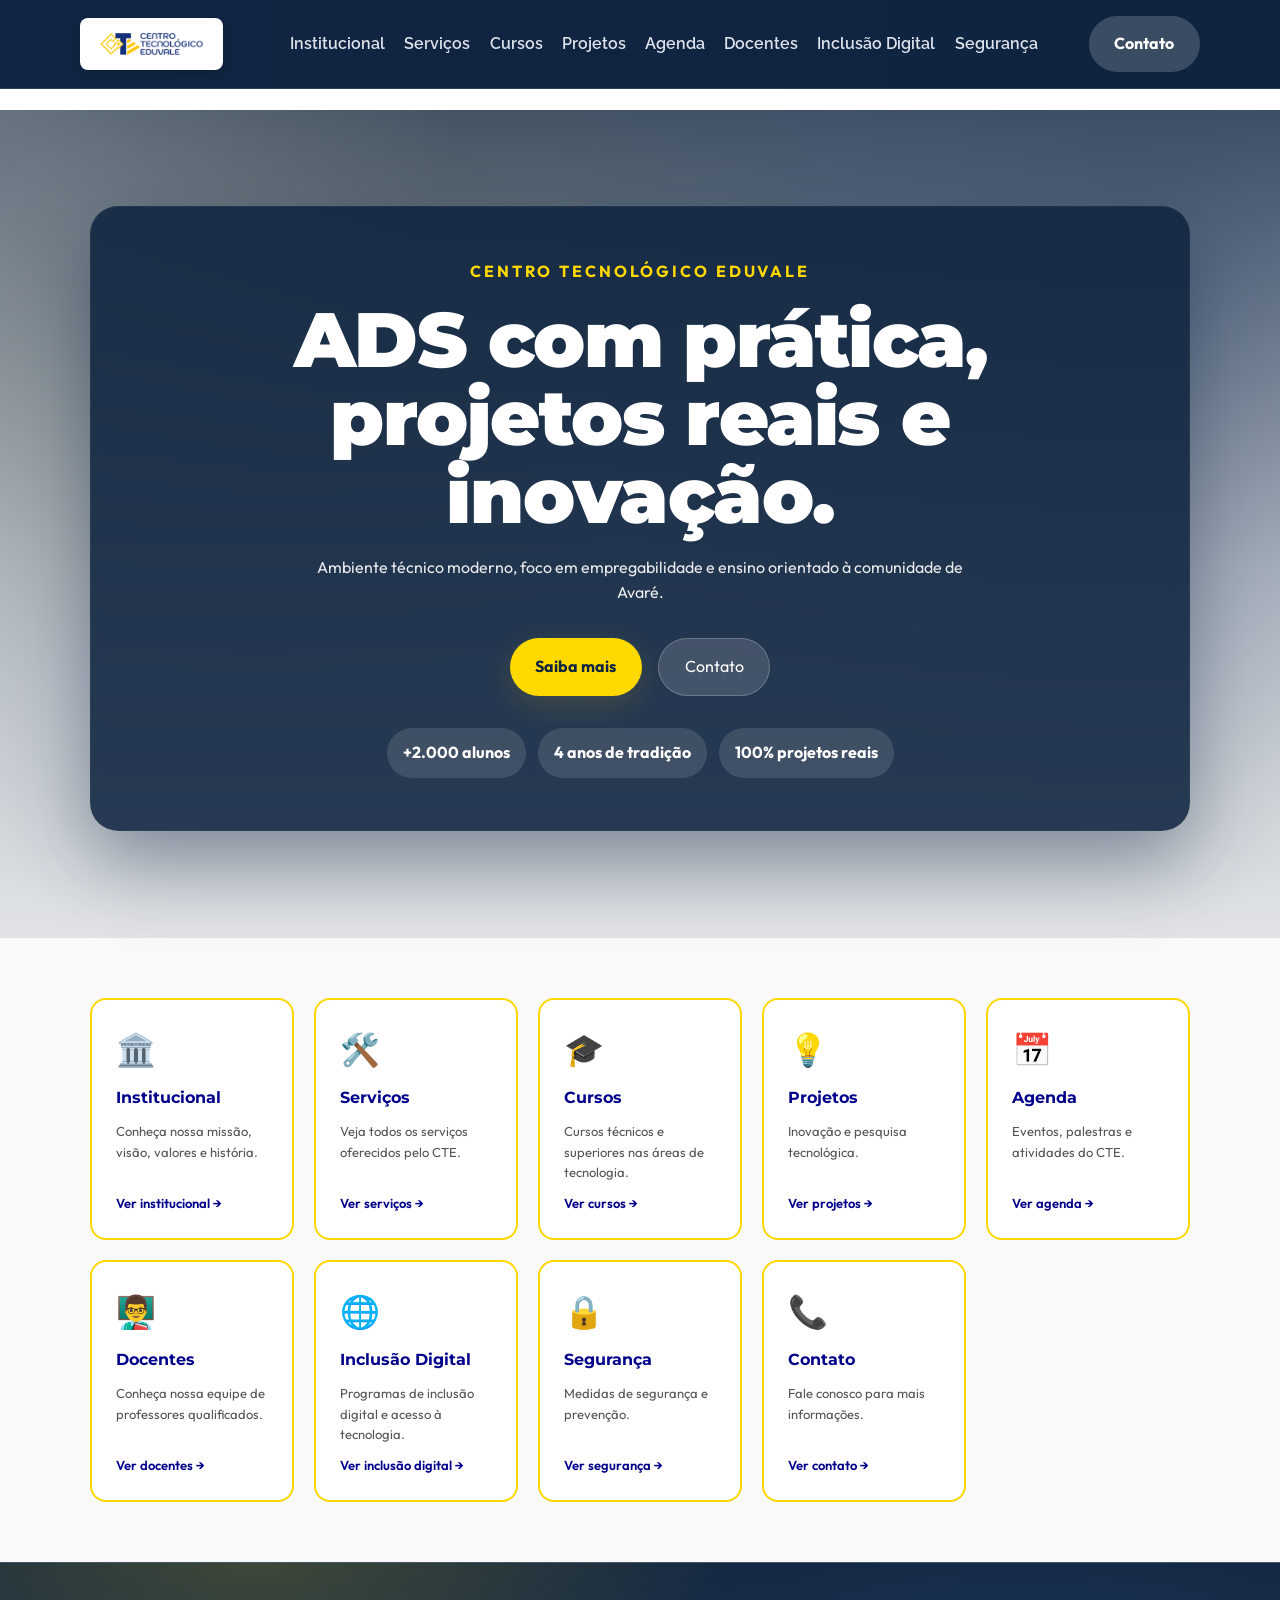
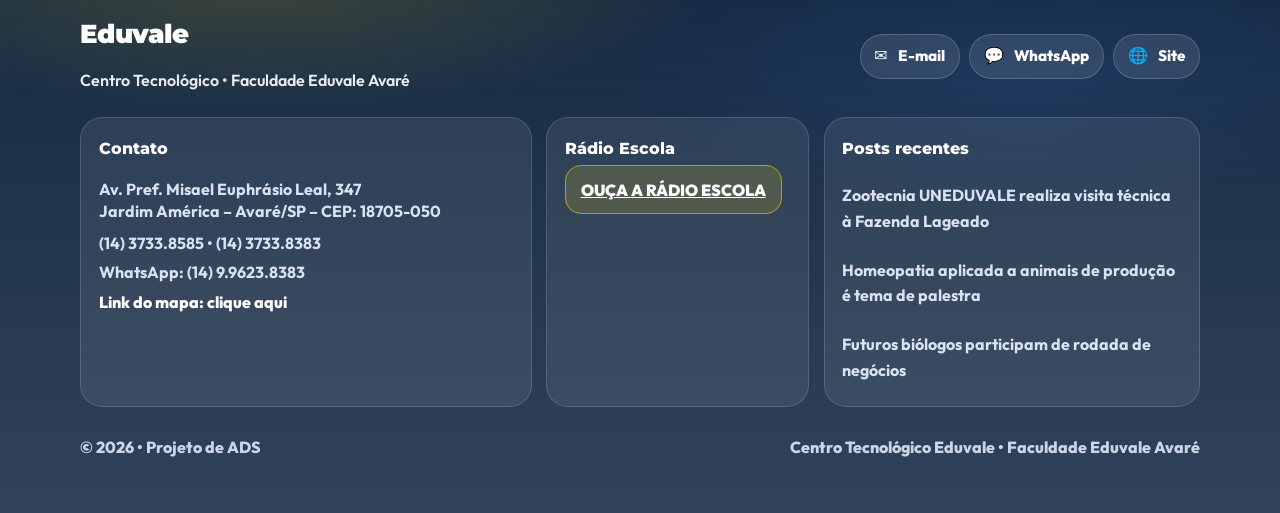
<file: index.html>
<!DOCTYPE html>
<html lang="pt-BR">
<head>
  <meta charset="UTF-8">
  <meta name="viewport" content="width=device-width, initial-scale=1.0">
  <title>Centro Tecnológico Eduvale</title>
  <link rel="preconnect" href="https://fonts.googleapis.com">
  <link rel="preconnect" href="https://fonts.gstatic.com" crossorigin>
  <link href="https://fonts.googleapis.com/css2?family=Outfit:wght@300;400;600;700&family=Montserrat:wght@600;700;800;900&family=Raleway:wght@300;400;500;600;700&display=swap" rel="stylesheet">
  <link rel="stylesheet" href="style.css">
  <script defer src="app.js"></script>
</head>
<body>
  <div id="readingProgress" class="reading-progress"></div>
  <header class="topbar" id="topbar">
    <div class="container header-inner">
      <a href="index.html" class="home-link" aria-label="Home">
        <img src="images/logo.png" alt="Centro Tecnológico Eduvale" loading="lazy">
      </a>
      <nav class="main-nav" aria-label="Menu principal">
        <a href="institucional.html">Institucional</a>
        <a href="servicos.html">Serviços</a>
        <a href="cursos.html">Cursos</a>
        <a href="projetos.html">Projetos</a>
        <a href="agenda.html">Agenda</a>
        <a href="docentes.html">Docentes</a>
        <a href="inclusao.html">Inclusão Digital</a>
        <a href="seguranca.html">Segurança</a>
      </nav>
      <div class="header-actions">
        <a href="contato.html" class="btn btn-signup">Contato</a>
        <button id="burgerBtn" class="burger-btn" aria-label="Abrir menu" aria-controls="sidebar" aria-expanded="false">☰</button>
      </div>
    </div>
  </header>
  <div id="sidebar" class="sidebar closed" aria-hidden="true" role="navigation">
    <div class="sidebar-top">
      <a href="index.html" class="home-link sidebar-logo" aria-label="Home">
        <img src="images/logo.png" alt="Centro Tecnológico Eduvale" loading="lazy">
      </a>
      <button class="sidebar-close" aria-label="Fechar menu">✕</button>
    </div>
    <nav class="sidebar-nav">
      <a href="institucional.html" class="sidebar-link">Institucional</a>
      <a href="servicos.html" class="sidebar-link">Serviços</a>
      <a href="cursos.html" class="sidebar-link">Cursos</a>
      <a href="projetos.html" class="sidebar-link">Projetos</a>
      <a href="agenda.html" class="sidebar-link">Agenda</a>
      <a href="docentes.html" class="sidebar-link">Docentes</a>
      <a href="inclusao.html" class="sidebar-link">Inclusão</a>
      <a href="seguranca.html" class="sidebar-link">Segurança</a>
      <a href="contato.html" class="sidebar-link">Contato</a>
    </nav>
  </div>
  <div id="sidebarOverlay" class="sidebar-overlay"></div>
  <main class="main-content">
    <section id="home" class="hero-section">
      <div class="hero-overlay"></div>
      <div class="hero-content">
        <div class="hero-panel container">
          <span class="eyebrow">Centro Tecnológico Eduvale</span>
          <h1>ADS com prática, projetos reais e inovação.</h1>
          <p>Ambiente técnico moderno, foco em empregabilidade e ensino orientado à comunidade de Avaré.</p>
          <div class="hero-actions">
            <a class="btn btn-primary" href="servicos.html">Saiba mais</a>
            <a class="btn btn-secondary" href="contato.html">Contato</a>
          </div>
          <div class="hero-badges">
            <span class="badge">+2.000 alunos</span>
            <span class="badge">4 anos de tradição</span>
            <span class="badge">100% projetos reais</span>
          </div>
        </div>
      </div>
    </section>
    <section class="destaques" id="destaques">
      <div class="cards">
        <a class="card" href="institucional.html">
          <span class="icone">🏛️</span>
          <h3>Institucional</h3>
          <p>Conheça nossa missão, visão, valores e história.</p>
          <span class="card-arrow">Ver institucional →</span>
        </a>
        <a class="card" href="servicos.html">
          <span class="icone">🛠️</span>
          <h3>Serviços</h3>
          <p>Veja todos os serviços oferecidos pelo CTE.</p>
          <span class="card-arrow">Ver serviços →</span>
        </a>
        <a class="card" href="cursos.html">
          <span class="icone">🎓</span>
          <h3>Cursos</h3>
          <p>Cursos técnicos e superiores nas áreas de tecnologia.</p>
          <span class="card-arrow">Ver cursos →</span>
        </a>
        <a class="card" href="projetos.html">
          <span class="icone">💡</span>
          <h3>Projetos</h3>
          <p>Inovação e pesquisa tecnológica.</p>
          <span class="card-arrow">Ver projetos →</span>
        </a>
        <a class="card" href="agenda.html">
          <span class="icone">📅</span>
          <h3>Agenda</h3>
          <p>Eventos, palestras e atividades do CTE.</p>
          <span class="card-arrow">Ver agenda →</span>
        </a>
        <a class="card" href="docentes.html">
          <span class="icone">👨‍🏫</span>
          <h3>Docentes</h3>
          <p>Conheça nossa equipe de professores qualificados.</p>
          <span class="card-arrow">Ver docentes →</span>
        </a>
        <a class="card" href="inclusao.html">
          <span class="icone">🌐</span>
          <h3>Inclusão Digital</h3>
          <p>Programas de inclusão digital e acesso à tecnologia.</p>
          <span class="card-arrow">Ver inclusão digital →</span>
        </a>
        <a class="card" href="seguranca.html">
          <span class="icone">🔒</span>
          <h3>Segurança</h3>
          <p>Medidas de segurança e prevenção.</p>
          <span class="card-arrow">Ver segurança →</span>
        </a>
        <a class="card" href="contato.html">
          <span class="icone">📞</span>
          <h3>Contato</h3>
          <p>Fale conosco para mais informações.</p>
          <span class="card-arrow">Ver contato →</span>
        </a>
      </div>
    </section>
  </main>
  <footer class="site-footer site-footer--compact" role="contentinfo">
    <div class="container footer-compact-inner">
      <div class="footer-compact-top">
        <div class="footer-brand">
          <div class="footer-logo" aria-hidden="true">Eduvale</div>
          <p class="footer-tagline">Centro Tecnológico • Faculdade Eduvale Avaré</p>
        </div>
        <div class="footer-compact-actions" aria-label="Ações rápidas">
          <a class="footer-cta" href="mailto:comercial@eduvaleavare.com.br">✉️ <span>E-mail</span></a>
          <a class="footer-cta" href="#" onclick="return false;" aria-label="Abrir WhatsApp">💬 <span>WhatsApp</span></a>
          <a class="footer-cta" href="https://www.eduvaleavare.com.br" target="_blank" rel="noopener">🌐 <span>Site</span></a>
        </div>
      </div>
      <div class="footer-compact-grid">
        <div class="footer-compact-card">
          <h3 class="footer-title">Contato</h3>
          <p class="footer-text">Av. Pref. Misael Euphrásio Leal, 347<br>Jardim América – Avaré/SP – CEP: 18705-050</p>
          <p class="footer-text" style="margin-top:.6rem;">(14) 3733.8585 • (14) 3733.8383</p>
          <p class="footer-text" style="margin-top:.4rem;">WhatsApp: (14) 9.9623.8383</p>
          <a class="footer-link" href="#" onclick="return false;">Link do mapa: clique aqui</a>
        </div>
        <div class="footer-compact-card">
          <h3 class="footer-title">Rádio Escola</h3>
          <a class="footer-mini-btn" href="https://www.eduvalefm.com.br/radio/" target="_blank" rel="noopener">OUÇA A RÁDIO ESCOLA</a>
        </div>
        <div class="footer-compact-card">
          <h3 class="footer-title">Posts recentes</h3>
          <ul class="footer-posts footer-posts--compact">
            <li><a href="#" onclick="return false;">Zootecnia UNEDUVALE realiza visita técnica à Fazenda Lageado</a></li>
            <li><a href="#" onclick="return false;">Homeopatia aplicada a animais de produção é tema de palestra</a></li>
            <li><a href="#" onclick="return false;">Futuros biólogos participam de rodada de negócios</a></li>
          </ul>
        </div>
      </div>
      <div class="footer-bottom footer-bottom--compact">
        <p class="footer-copy">© 2026 • Projeto de ADS</p>
        <p class="footer-legal">Centro Tecnológico Eduvale • Faculdade Eduvale Avaré</p>
      </div>
    </div>
  </footer>
</body>
</html>
</file>
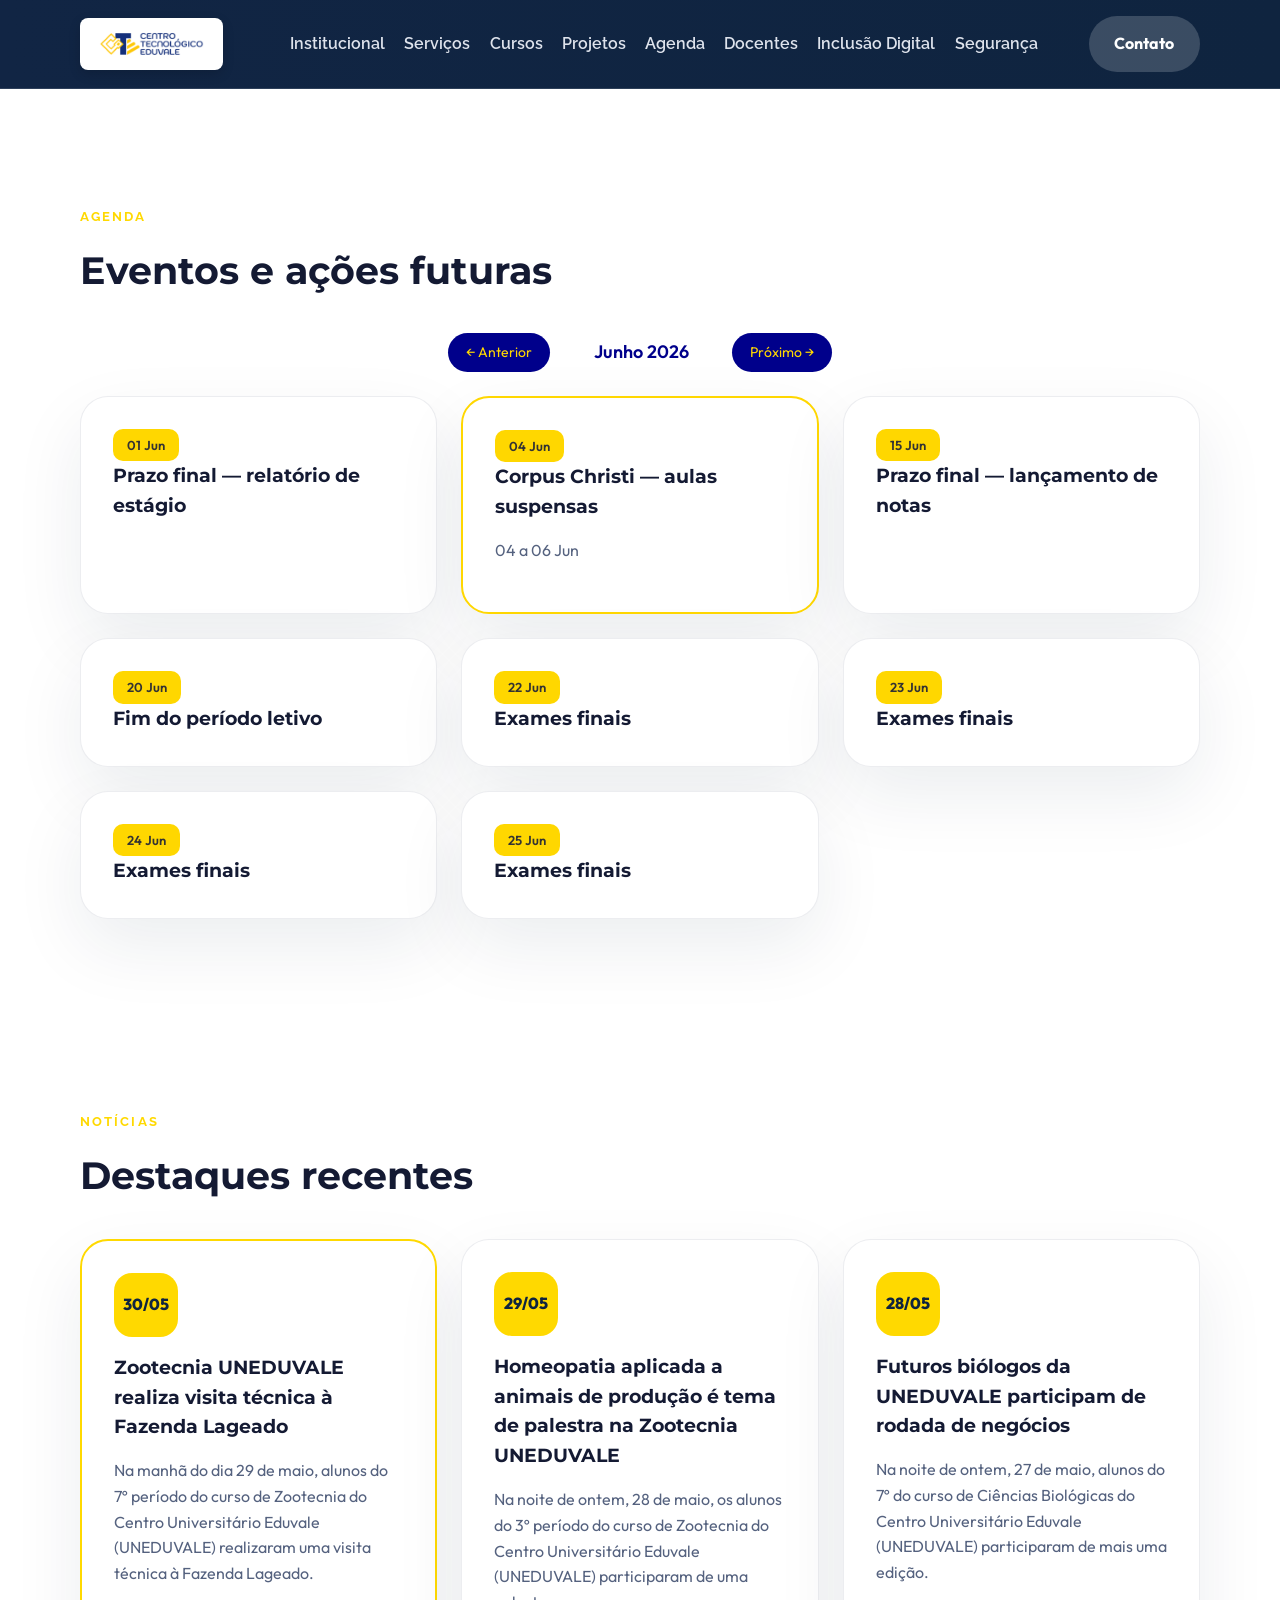
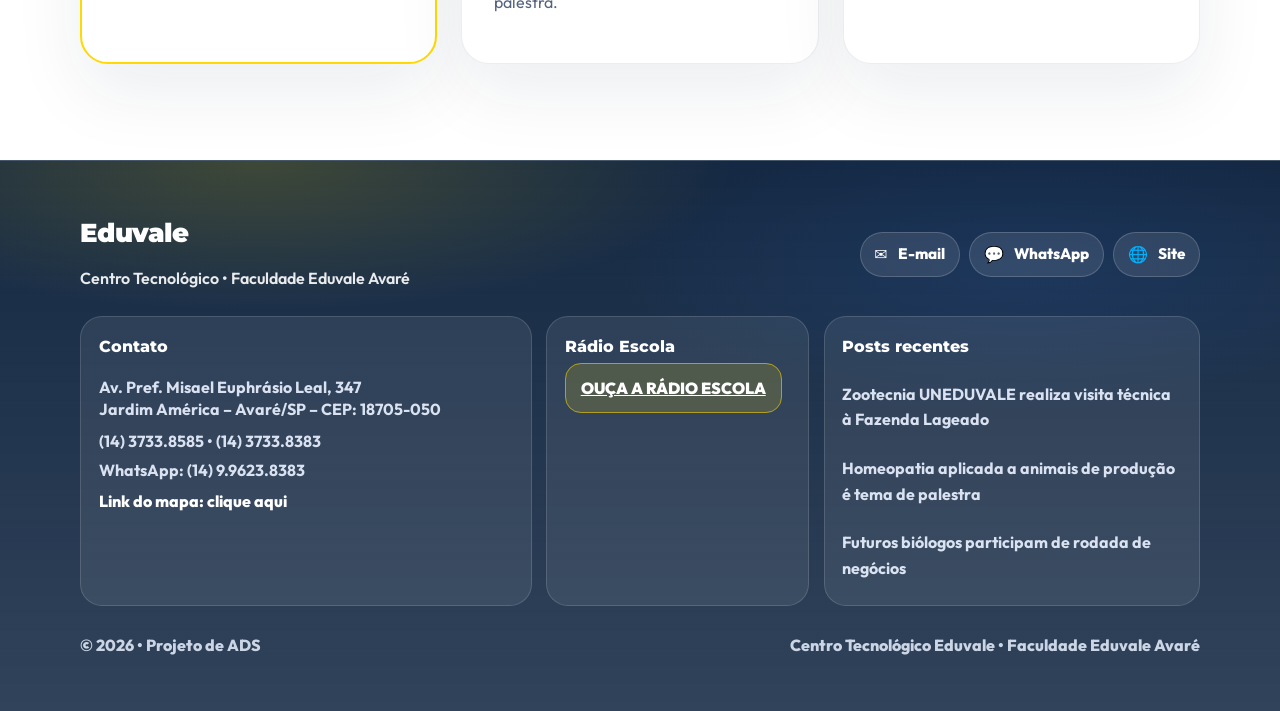
<file: agenda.html>
<!DOCTYPE html>
<html lang="pt-BR">
<head>
  <meta charset="UTF-8">
  <meta name="viewport" content="width=device-width, initial-scale=1.0">
  <title>Centro Tecnológico Eduvale</title>
  <link rel="preconnect" href="https://fonts.googleapis.com">
  <link rel="preconnect" href="https://fonts.gstatic.com" crossorigin>
  <link href="https://fonts.googleapis.com/css2?family=Outfit:wght@300;400;600;700&family=Montserrat:wght@600;700;800;900&family=Raleway:wght@300;400;500;600;700&display=swap" rel="stylesheet">
  <link rel="stylesheet" href="style.css">
  <script defer src="app.js"></script>
</head>
<body class="page-interna">
  <div id="readingProgress" class="reading-progress"></div>

  <header class="topbar" id="topbar">
    <div class="container header-inner">
      <a href="index.html" class="home-link" aria-label="Home">
        <img src="images/logo.png" alt="Centro Tecnológico Eduvale" loading="lazy">
      </a>


  <nav class="main-nav" aria-label="Menu principal">
        <a href="institucional.html">Institucional</a>
        <a href="servicos.html">Serviços</a>
        <a href="cursos.html">Cursos</a>
        <a href="projetos.html">Projetos</a>
        <a href="agenda.html">Agenda</a>
        <a href="docentes.html">Docentes</a>
        <a href="inclusao.html">Inclusão Digital</a>
        <a href="seguranca.html">Segurança</a>
      </nav>

      <div class="header-actions">
        <div aria-hidden="true" style="display:none"></div>
        <a href="contato.html" class="btn btn-signup">Contato</a>
        <button id="burgerBtn" class="burger-btn" aria-label="Abrir menu" aria-controls="sidebar" aria-expanded="false">☰</button>
      </div>
    </div>
  </header>

  <div id="sidebar" class="sidebar closed" aria-hidden="true" role="navigation">
    <div class="sidebar-top">
      <a href="index.html" class="home-link sidebar-logo" aria-label="Home">
        <img src="images/logo.png" alt="Centro Tecnológico Eduvale" loading="lazy">
      </a>
      <button class="sidebar-close" aria-label="Fechar menu">✕</button>
    </div>
    <nav class="sidebar-nav">
      <a href="institucional.html" class="sidebar-link">Institucional</a>
      <a href="servicos.html" class="sidebar-link">Serviços</a>
      <a href="cursos.html" class="sidebar-link">Cursos</a>
      <a href="projetos.html" class="sidebar-link">Projetos</a>
      <a href="agenda.html" class="sidebar-link">Agenda</a>
      <a href="docentes.html" class="sidebar-link">Docentes</a>
      <a href="inclusao.html" class="sidebar-link">Inclusão</a>
      <a href="seguranca.html" class="sidebar-link">Segurança</a>
      <a href="contato.html" class="sidebar-link">Contato</a>
    </nav>
  </div>

  <div id="sidebarOverlay" class="sidebar-overlay"></div>

  <div id="introScreen" class="intro-screen">
    <div class="intro-content">
      <h1>Centro Tecnológico Eduvale</h1>
      <p id="typingText"></p>
      <button class="btn btn-primary" onclick="hideIntro()">Entrar no site</button>
    </div>
  </div>

  <main class="main-content">
    <section id="agenda" class="section section-agenda container">
      <div class="section-heading">
        <span class="section-label">Agenda</span>
        <h2>Eventos e ações futuras</h2>
      </div>
      <div class="agenda-nav" role="navigation" aria-label="Navegação de meses">
        <button id="agendaBtnAnterior" class="agenda-nav-btn">← Anterior</button>
        <span id="agendaMesTitulo" class="agenda-mes-titulo" aria-live="polite"></span>
        <button id="agendaBtnProximo" class="agenda-nav-btn">Próximo →</button>
      </div>
      <div id="agendaGrid" class="agenda-grid" aria-live="polite"></div>
    </section>


    <section id="noticias" class="section section-agenda container">
      <div class="section-heading">
        <span class="section-label">Notícias</span>
        <h2>Destaques recentes</h2>
      </div>
      <div class="agenda-grid">
        <article class="agenda-card highlight-event">
          <span class="agenda-date">30/05</span>
          <h3>Zootecnia UNEDUVALE realiza visita técnica à Fazenda Lageado</h3>
          <p>Na manhã do dia 29 de maio, alunos do 7º período do curso de Zootecnia do Centro Universitário Eduvale (UNEDUVALE) realizaram uma visita técnica à Fazenda Lageado.</p>
        </article>
        <article class="agenda-card">
          <span class="agenda-date">29/05</span>
          <h3>Homeopatia aplicada a animais de produção é tema de palestra na Zootecnia UNEDUVALE</h3>
          <p>Na noite de ontem, 28 de maio, os alunos do 3º período do curso de Zootecnia do Centro Universitário Eduvale (UNEDUVALE) participaram de uma palestra.</p>
        </article>
        <article class="agenda-card">
          <span class="agenda-date">28/05</span>
          <h3>Futuros biólogos da UNEDUVALE participam de rodada de negócios</h3>
          <p>Na noite de ontem, 27 de maio, alunos do 7º do curso de Ciências Biológicas do Centro Universitário Eduvale (UNEDUVALE) participaram de mais uma edição.</p>
        </article>
      </div>
    </section>

  </main>

  <footer class="site-footer site-footer--compact" role="contentinfo">
    <div class="container footer-compact-inner">
      <div class="footer-compact-top">
        <div class="footer-brand">
          <div class="footer-logo" aria-hidden="true">Eduvale</div>
          <p class="footer-tagline">Centro Tecnológico • Faculdade Eduvale Avaré</p>
        </div>

        <div class="footer-compact-actions" aria-label="Ações rápidas">
          <a class="footer-cta" href="mailto:comercial@eduvaleavare.com.br">
            ✉️ <span>E-mail</span>
          </a>
          <a class="footer-cta" href="#" onclick="return false;" aria-label="Abrir WhatsApp">
            💬 <span>WhatsApp</span>
          </a>
          <a class="footer-cta" href="https://www.eduvaleavare.com.br" target="_blank" rel="noopener">
            🌐 <span>Site</span>
          </a>
        </div>
      </div>

      <div class="footer-compact-grid">
        <div class="footer-compact-card">
          <h3 class="footer-title">Contato</h3>
          <p class="footer-text">
            Av. Pref. Misael Euphrásio Leal, 347<br>
            Jardim América – Avaré/SP – CEP: 18705-050
          </p>
          <p class="footer-text" style="margin-top:.6rem;">(14) 3733.8585 • (14) 3733.8383</p>
          <p class="footer-text" style="margin-top:.4rem;">WhatsApp: (14) 9.9623.8383</p>
          <a class="footer-link" href="#" onclick="return false;" aria-label="Link do mapa">Link do mapa: clique aqui</a>
        </div>

        <div class="footer-compact-card">
          <h3 class="footer-title">Rádio Escola</h3>
          <a class="footer-mini-btn" href="https://www.eduvalefm.com.br/radio/" target="_blank" rel="noopener">OUÇA A RÁDIO ESCOLA</a>
        </div>

        <div class="footer-compact-card">
          <h3 class="footer-title">Posts recentes</h3>
          <ul class="footer-posts footer-posts--compact" aria-label="Posts recentes">
            <li><a href="#" onclick="return false;">Zootecnia UNEDUVALE realiza visita técnica à Fazenda Lageado</a></li>
            <li><a href="#" onclick="return false;">Homeopatia aplicada a animais de produção é tema de palestra</a></li>
            <li><a href="#" onclick="return false;">Futuros biólogos participam de rodada de negócios</a></li>
          </ul>
        </div>
      </div>

      <div class="footer-bottom footer-bottom--compact">
        <p class="footer-copy">© 2026 • Projeto de ADS</p>
        <p class="footer-legal">Centro Tecnológico Eduvale • Faculdade Eduvale Avaré</p>
      </div>
    </div>
  </footer>
</body>
</html>
</file>
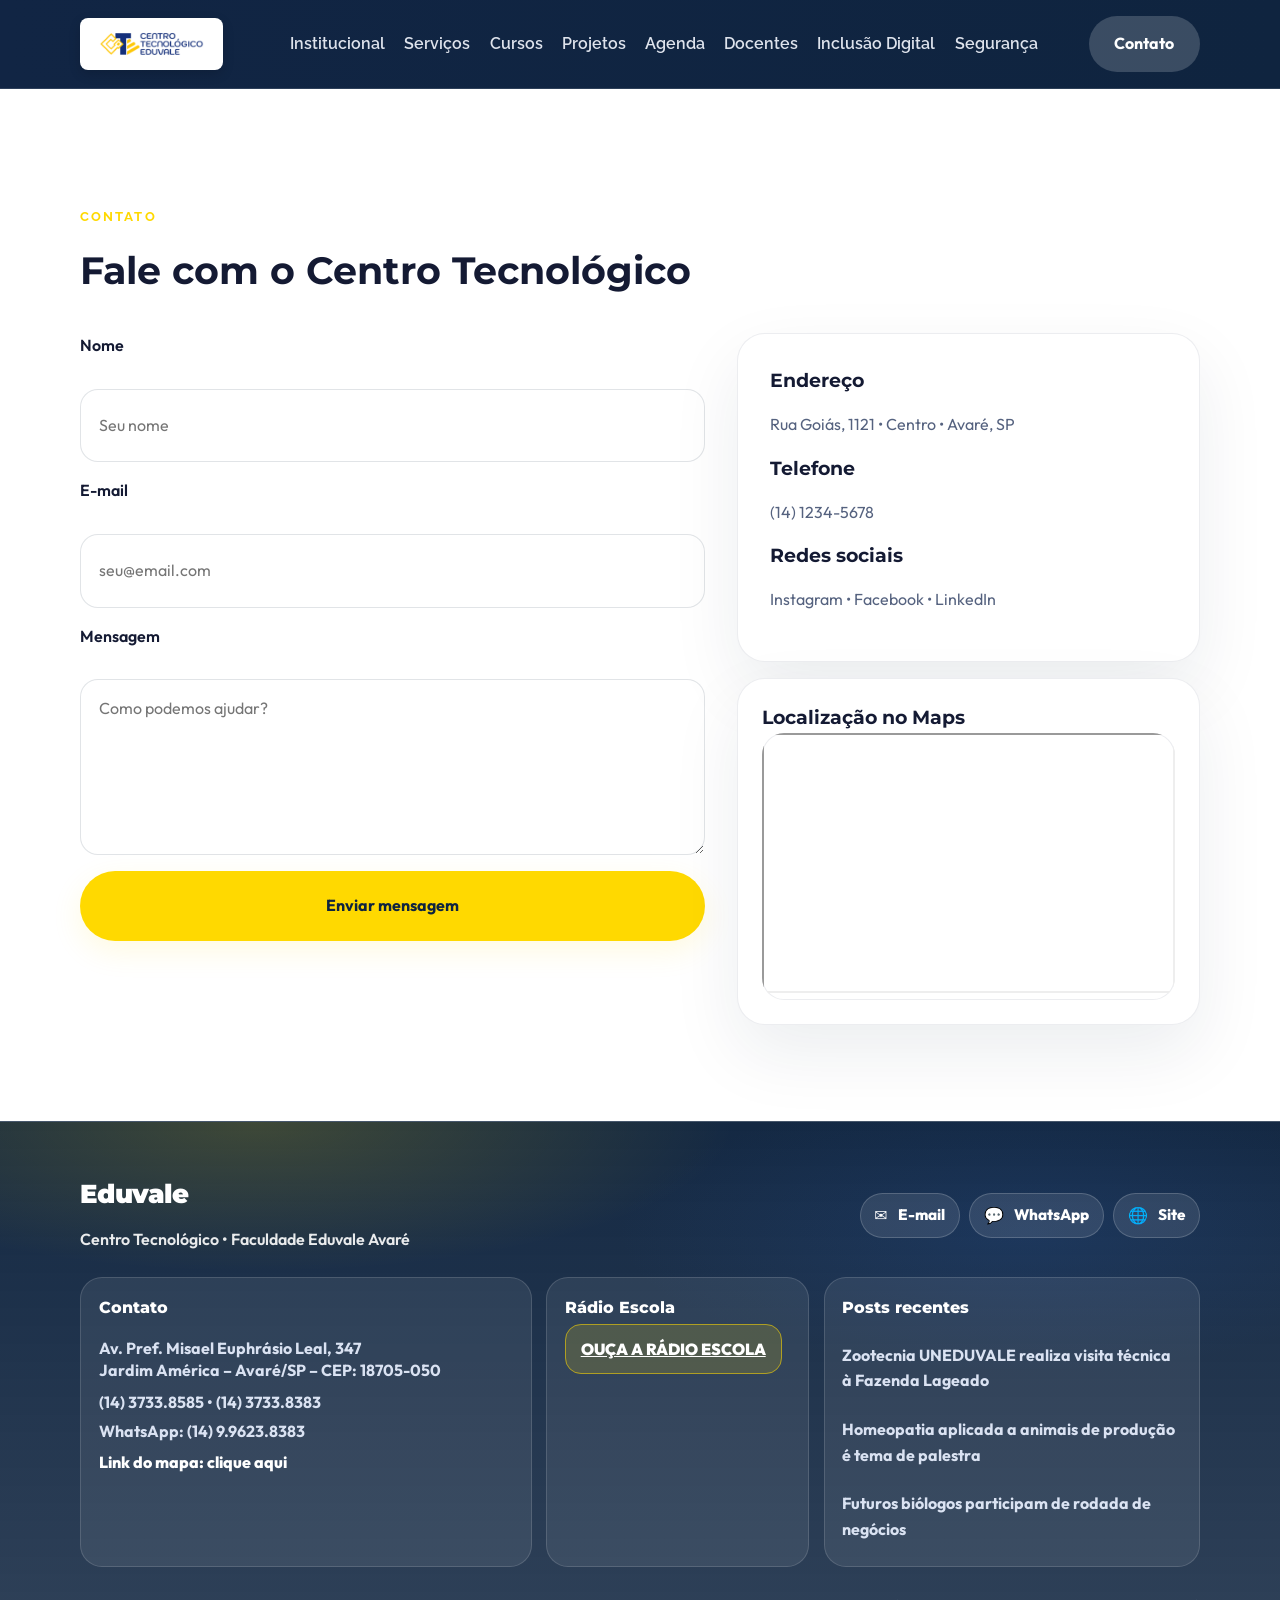
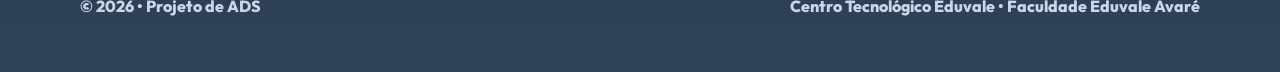
<file: contato.html>
<!DOCTYPE html>
<html lang="pt-BR">
<head>
  <meta charset="UTF-8">
  <meta name="viewport" content="width=device-width, initial-scale=1.0">
  <title>Centro Tecnológico Eduvale</title>
  <link rel="preconnect" href="https://fonts.googleapis.com">
  <link rel="preconnect" href="https://fonts.gstatic.com" crossorigin>
  <link href="https://fonts.googleapis.com/css2?family=Outfit:wght@300;400;600;700&family=Montserrat:wght@600;700;800;900&family=Raleway:wght@300;400;500;600;700&display=swap" rel="stylesheet">
  <link rel="stylesheet" href="style.css">
  <script defer src="app.js"></script>
</head>
<body class="page-interna">
  <div id="readingProgress" class="reading-progress"></div>

  <header class="topbar" id="topbar">
    <div class="container header-inner">
      <a href="index.html" class="home-link" aria-label="Home">
        <img src="images/logo.png" alt="Centro Tecnológico Eduvale" loading="lazy">
      </a>

      <nav class="main-nav" aria-label="Menu principal">
        <a href="institucional.html">Institucional</a>
        <a href="servicos.html">Serviços</a>
        <a href="cursos.html">Cursos</a>
        <a href="projetos.html">Projetos</a>
        <a href="agenda.html">Agenda</a>
        <a href="docentes.html">Docentes</a>
        <a href="inclusao.html">Inclusão Digital</a>
        <a href="seguranca.html">Segurança</a>
      </nav>

      <div class="header-actions">
        <div aria-hidden="true" style="display:none"></div>
        <a href="contato.html" class="btn btn-signup">Contato</a>
        <button id="burgerBtn" class="burger-btn" aria-label="Abrir menu" aria-controls="sidebar" aria-expanded="false">☰</button>
      </div>
    </div>
  </header>

  <div id="sidebar" class="sidebar closed" aria-hidden="true" role="navigation">
    <div class="sidebar-top">
      <a href="index.html" class="home-link sidebar-logo" aria-label="Home">
        <img src="images/logo.png" alt="Centro Tecnológico Eduvale" loading="lazy">
      </a>
      <button class="sidebar-close" aria-label="Fechar menu">✕</button>
    </div>
    <nav class="sidebar-nav">
      <a href="institucional.html" class="sidebar-link">Institucional</a>
      <a href="servicos.html" class="sidebar-link">Serviços</a>
      <a href="cursos.html" class="sidebar-link">Cursos</a>
      <a href="projetos.html" class="sidebar-link">Projetos</a>
      <a href="agenda.html" class="sidebar-link">Agenda</a>
      <a href="docentes.html" class="sidebar-link">Docentes</a>
      <a href="inclusao.html" class="sidebar-link">Inclusão</a>
      <a href="seguranca.html" class="sidebar-link">Segurança</a>
      <a href="contato.html" class="sidebar-link">Contato</a>
    </nav>
  </div>

  <div id="sidebarOverlay" class="sidebar-overlay"></div>

  <div id="introScreen" class="intro-screen">
    <div class="intro-content">
      <h1>Centro Tecnológico Eduvale</h1>
      <p id="typingText"></p>
      <button class="btn btn-primary" onclick="hideIntro()">Entrar no site</button>
    </div>
  </div>

  <main class="main-content">
    <section id="contato" class="section section-contact container">
      <div class="section-heading">
        <span class="section-label">Contato</span>
        <h2>Fale com o Centro Tecnológico</h2>
      </div>

      <div class="contact-block">
        <form id="contact-form" class="contact-form" novalidate>
          <label for="name">Nome</label>
          <input id="name" name="name" type="text" placeholder="Seu nome" required>

          <label for="email">E-mail</label>
          <input id="email" name="email" type="email" placeholder="seu@email.com" required>

          <label for="message">Mensagem</label>
          <textarea id="message" name="message" rows="5" placeholder="Como podemos ajudar?" required></textarea>

          <button class="btn btn-primary" type="submit">Enviar mensagem</button>
          <p id="form-status" class="form-status" aria-live="polite"></p>
        </form>

        <div class="contact-right">
          <div class="contact-info glass-card">
            <div>
              <h3>Endereço</h3>
              <p>Rua Goiás, 1121 • Centro • Avaré, SP</p>
            </div>
            <div>
              <h3>Telefone</h3>
              <p>(14) 1234-5678</p>
            </div>
            <div>
              <h3>Redes sociais</h3>
              <p>Instagram • Facebook • LinkedIn</p>
            </div>
          </div>

          <div class="contact-map glass-card">
            <h3>Localização no Maps</h3>
            <div class="map-wrapper">
              <iframe
                src="https://www.google.com/maps?q=Rua+Goi%C3%A1s+1121+Avar%C3%A9+SP&output=embed"
                width="100%"
                height="260"
                loading="lazy"
                referrerpolicy="no-referrer-when-downgrade"
                title="Mapa do Centro Tecnológico Eduvale">
              </iframe>
            </div>
          </div>
        </div>
      </div>
    </section>
  </main>

  <footer class="site-footer site-footer--compact" role="contentinfo">
    <div class="container footer-compact-inner">
      <div class="footer-compact-top">
        <div class="footer-brand">
          <div class="footer-logo" aria-hidden="true">Eduvale</div>
          <p class="footer-tagline">Centro Tecnológico • Faculdade Eduvale Avaré</p>
        </div>

        <div class="footer-compact-actions" aria-label="Ações rápidas">
          <a class="footer-cta" href="mailto:comercial@eduvaleavare.com.br">
            ✉️ <span>E-mail</span>
          </a>
          <a class="footer-cta" href="#" onclick="return false;" aria-label="Abrir WhatsApp">
            💬 <span>WhatsApp</span>
          </a>
          <a class="footer-cta" href="https://www.eduvaleavare.com.br" target="_blank" rel="noopener">
            🌐 <span>Site</span>
          </a>
        </div>
      </div>

      <div class="footer-compact-grid">
        <div class="footer-compact-card">
          <h3 class="footer-title">Contato</h3>
          <p class="footer-text">
            Av. Pref. Misael Euphrásio Leal, 347<br>
            Jardim América – Avaré/SP – CEP: 18705-050
          </p>
          <p class="footer-text" style="margin-top:.6rem;">(14) 3733.8585 • (14) 3733.8383</p>
          <p class="footer-text" style="margin-top:.4rem;">WhatsApp: (14) 9.9623.8383</p>
          <a class="footer-link" href="#" onclick="return false;" aria-label="Link do mapa">Link do mapa: clique aqui</a>
        </div>

        <div class="footer-compact-card">
          <h3 class="footer-title">Rádio Escola</h3>
          <a class="footer-mini-btn" href="https://www.eduvalefm.com.br/radio/" target="_blank" rel="noopener">OUÇA A RÁDIO ESCOLA</a>
        </div>

        <div class="footer-compact-card">
          <h3 class="footer-title">Posts recentes</h3>
          <ul class="footer-posts footer-posts--compact" aria-label="Posts recentes">
            <li><a href="#" onclick="return false;">Zootecnia UNEDUVALE realiza visita técnica à Fazenda Lageado</a></li>
            <li><a href="#" onclick="return false;">Homeopatia aplicada a animais de produção é tema de palestra</a></li>
            <li><a href="#" onclick="return false;">Futuros biólogos participam de rodada de negócios</a></li>
          </ul>
        </div>
      </div>

      <div class="footer-bottom footer-bottom--compact">
        <p class="footer-copy">© 2026 • Projeto de ADS</p>
        <p class="footer-legal">Centro Tecnológico Eduvale • Faculdade Eduvale Avaré</p>
      </div>
    </div>
  </footer>
</body>
</html>
</file>
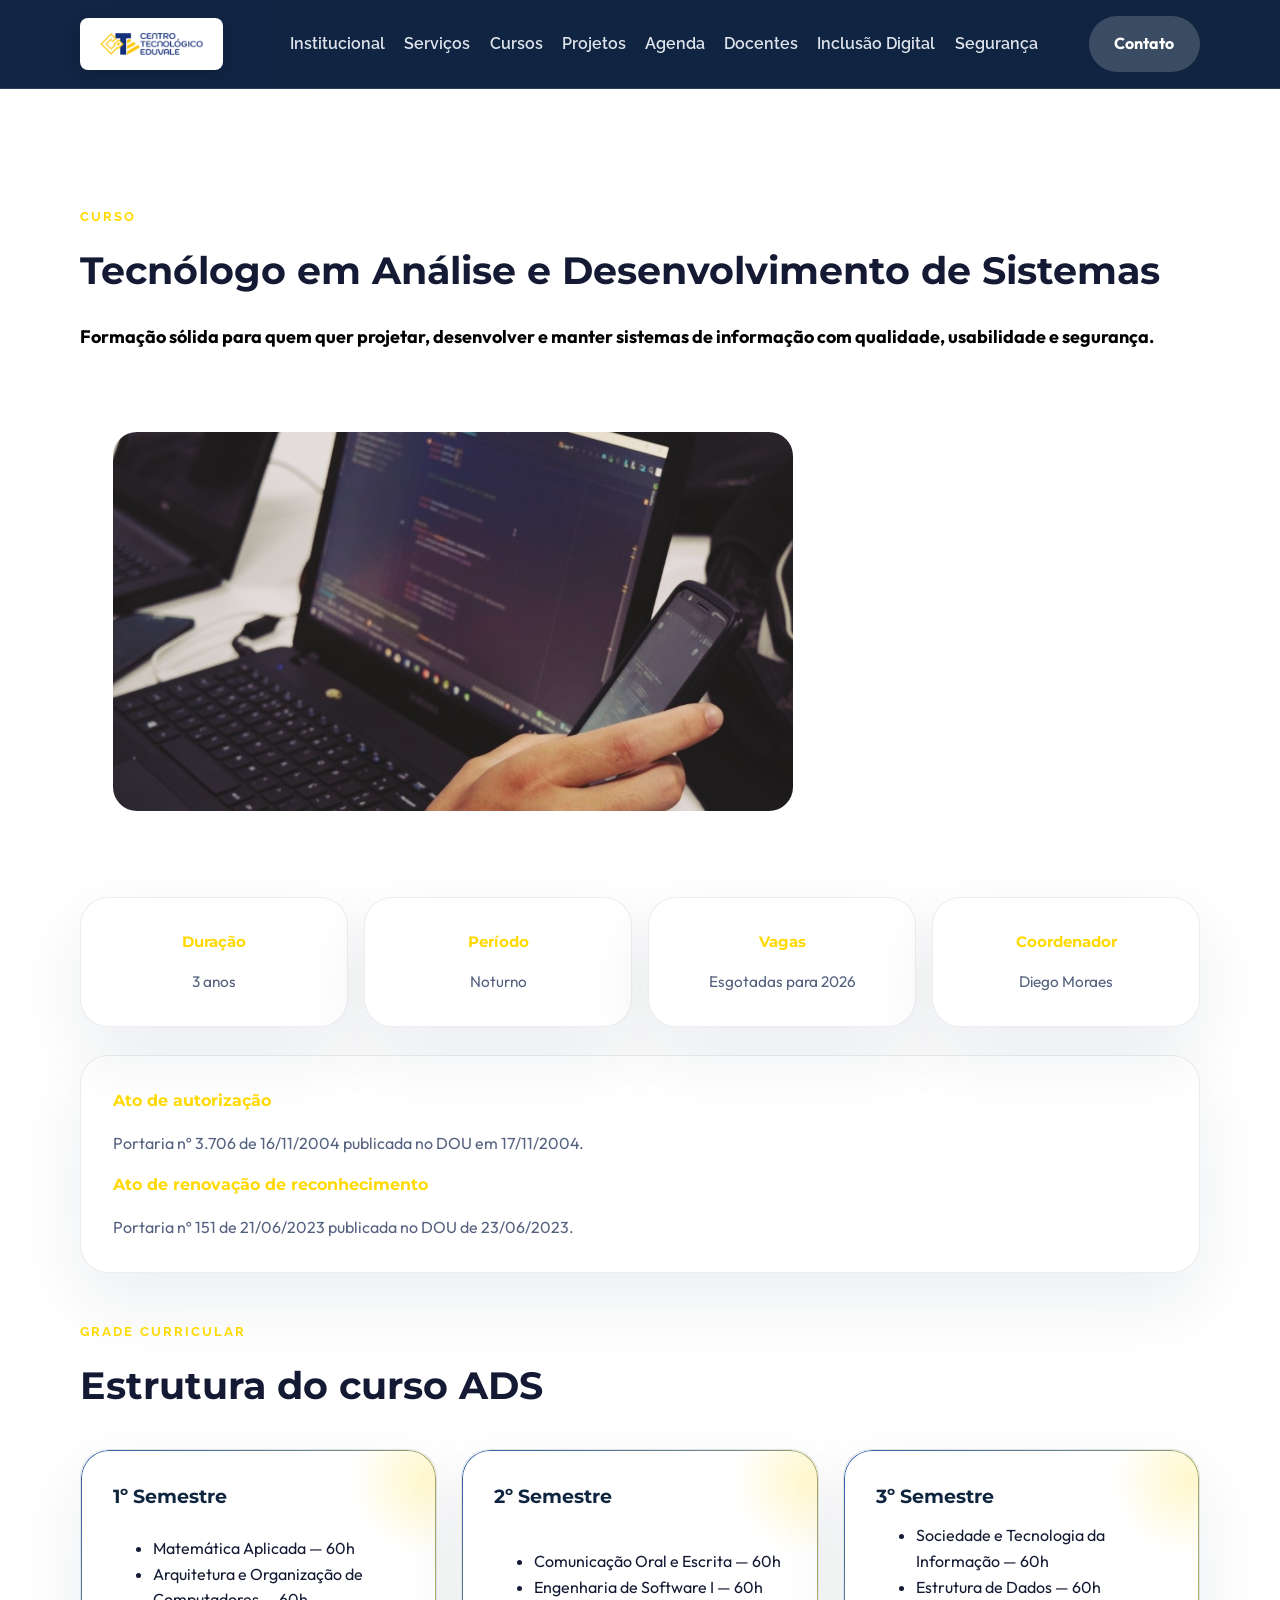
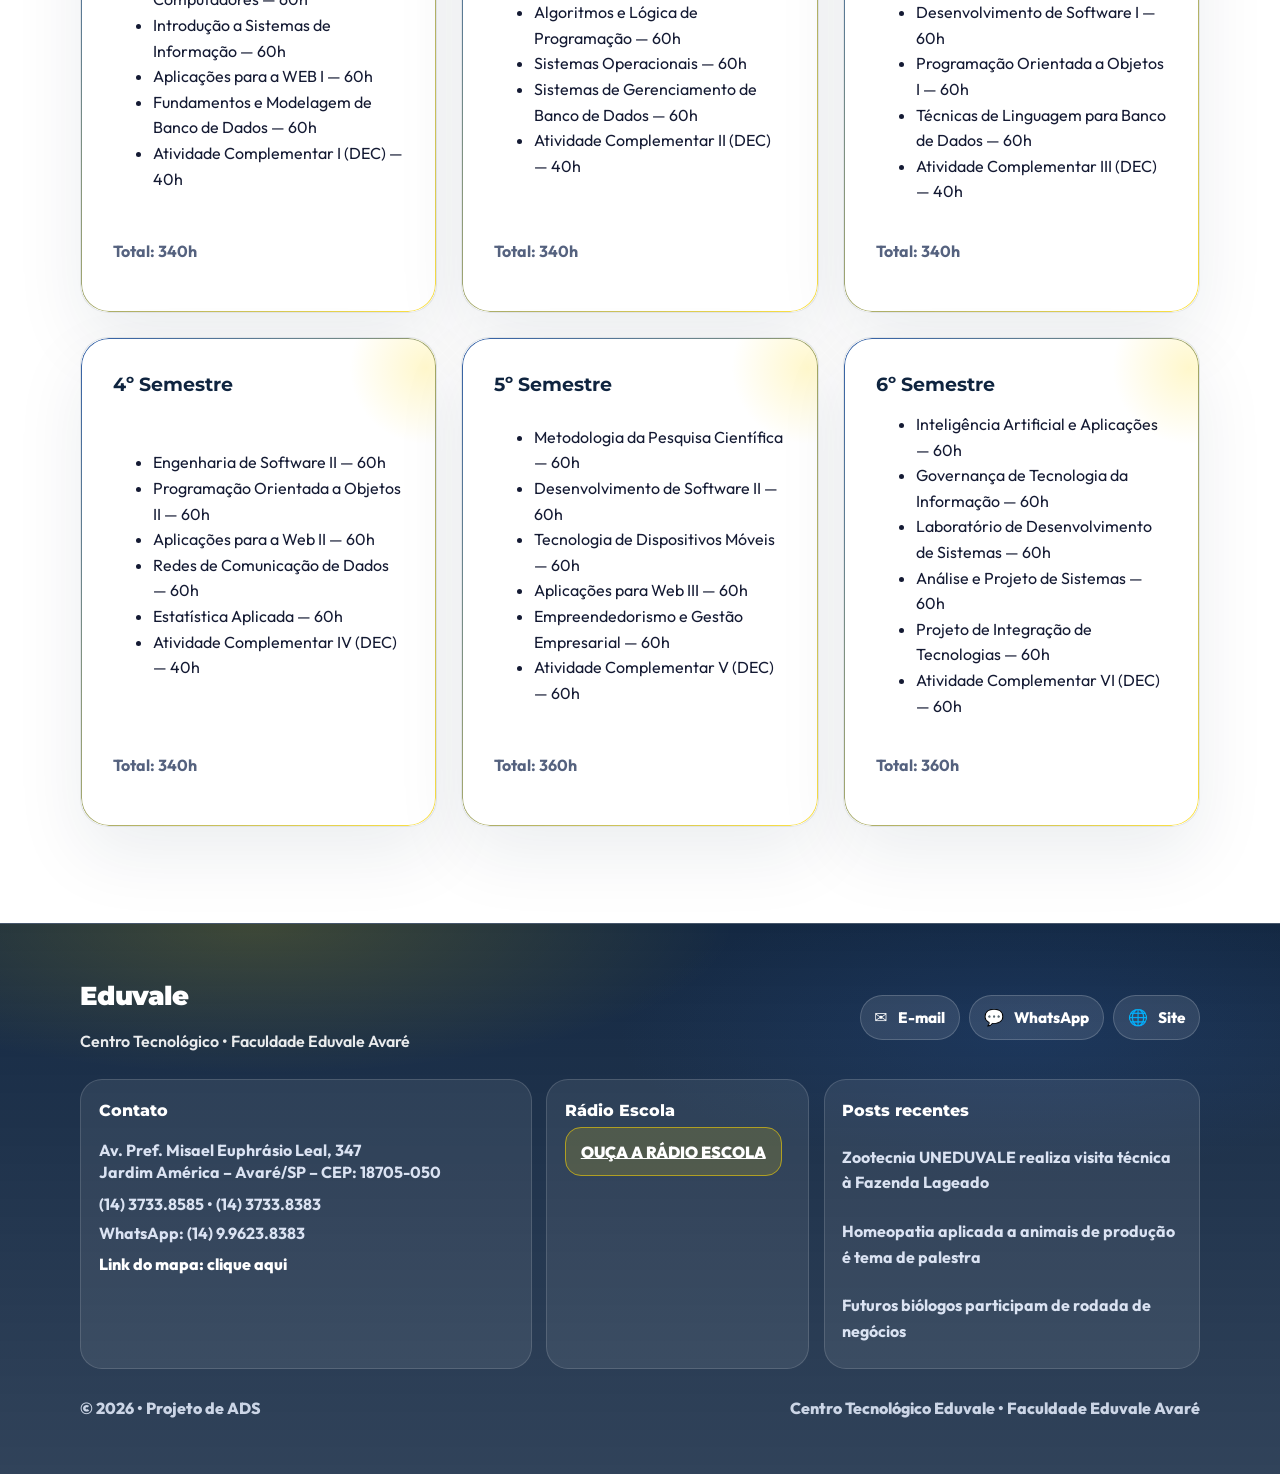
<file: cursos.html>
<!DOCTYPE html>
<html lang="pt-BR">
<head>
  <meta charset="UTF-8">
  <meta name="viewport" content="width=device-width, initial-scale=1.0">
  <title>Centro Tecnológico Eduvale</title>
  <link rel="preconnect" href="https://fonts.googleapis.com">
  <link rel="preconnect" href="https://fonts.gstatic.com" crossorigin>
  <link href="https://fonts.googleapis.com/css2?family=Outfit:wght@300;400;600;700&family=Montserrat:wght@600;700;800;900&family=Raleway:wght@300;400;500;600;700&display=swap" rel="stylesheet">
  <link rel="stylesheet" href="style.css">
  <script defer src="app.js"></script>
</head>
<body class="page-interna">
  <div id="readingProgress" class="reading-progress"></div>

  <header class="topbar" id="topbar">
    <div class="container header-inner">
      <a href="index.html" class="home-link" aria-label="Home">
        <img src="images/logo.png" alt="Centro Tecnológico Eduvale" loading="lazy">
      </a>

      <nav class="main-nav" aria-label="Menu principal">
        <a href="institucional.html">Institucional</a>
        <a href="servicos.html">Serviços</a>
        <a href="cursos.html">Cursos</a>
        <a href="projetos.html">Projetos</a>
        <a href="agenda.html">Agenda</a>
        <a href="docentes.html">Docentes</a>
        <a href="inclusao.html">Inclusão Digital</a>
        <a href="seguranca.html">Segurança</a>
      </nav>

      <div class="header-actions">
        <div aria-hidden="true" style="display:none"></div>
        <a href="contato.html" class="btn btn-signup">Contato</a>
        <button id="burgerBtn" class="burger-btn" aria-label="Abrir menu" aria-controls="sidebar" aria-expanded="false">☰</button>
      </div>
    </div>
  </header>

  <div id="sidebar" class="sidebar closed" aria-hidden="true" role="navigation">
    <div class="sidebar-top">
      <a href="index.html" class="home-link sidebar-logo" aria-label="Home">
        <img src="images/logo.png" alt="Centro Tecnológico Eduvale" loading="lazy">
      </a>
      <button class="sidebar-close" aria-label="Fechar menu">✕</button>
    </div>
    <nav class="sidebar-nav">
      <a href="institucional.html" class="sidebar-link">Institucional</a>
      <a href="servicos.html" class="sidebar-link">Serviços</a>
      <a href="cursos.html" class="sidebar-link">Cursos</a>
      <a href="projetos.html" class="sidebar-link">Projetos</a>
      <a href="agenda.html" class="sidebar-link">Agenda</a>
      <a href="docentes.html" class="sidebar-link">Docentes</a>
      <a href="inclusao.html" class="sidebar-link">Inclusão</a>
      <a href="seguranca.html" class="sidebar-link">Segurança</a>
      <a href="contato.html" class="sidebar-link">Contato</a>
    </nav>
  </div>

  <div id="sidebarOverlay" class="sidebar-overlay"></div>

  <div id="introScreen" class="intro-screen">
    <div class="intro-content">
      <h1>Centro Tecnológico Eduvale</h1>
      <p id="typingText"></p>
      <button class="btn btn-primary" onclick="hideIntro()">Entrar no site</button>
    </div>
  </div>

  <main class="main-content">
    <section id="cursos" class="section section-courses container">
      <div class="section-heading">
        <span class="section-label">Curso</span>
        <h2>Tecnólogo em Análise e Desenvolvimento de Sistemas</h2>
        <p class="subtitle">Formação sólida para quem quer projetar, desenvolver e manter sistemas de informação com qualidade, usabilidade e segurança.</p>
      </div>

      <div class="course-overview">
        <img src="images/curso.png" alt="Curso de Análise e Desenvolvimento de Sistemas" class="course-overview-image" loading="lazy">
      </div>

      <div class="course-info-grid">
        <article class="course-info-card glass-card">
          <h3>Duração</h3>
          <p>3 anos</p>
        </article>
        <article class="course-info-card glass-card">
          <h3>Período</h3>
          <p>Noturno</p>
        </article>
        <article class="course-info-card glass-card">
          <h3>Vagas</h3>
          <p>Esgotadas para 2026</p>
        </article>
        <article class="course-info-card glass-card">
          <h3>Coordenador</h3>
          <p>Diego Moraes</p>
        </article>
      </div>

      <div class="course-legal glass-card">
        <div>
          <h3>Ato de autorização</h3>
          <p>Portaria nº 3.706 de 16/11/2004 publicada no DOU em 17/11/2004.</p>
        </div>
        <div>
          <h3>Ato de renovação de reconhecimento</h3>
          <p>Portaria nº 151 de 21/06/2023 publicada no DOU de 23/06/2023.</p>
        </div>
      </div>

      <div class="grade-block">
        <div class="section-heading">
          <span class="section-label">Grade Curricular</span>
          <h2>Estrutura do curso ADS</h2>
        </div>

        <div class="grade-grid">
          <article class="grade-card glass-card">
            <h3>1º Semestre</h3>
            <ul>
              <li>Matemática Aplicada — 60h</li>
              <li>Arquitetura e Organização de Computadores — 60h</li>
              <li>Introdução a Sistemas de Informação — 60h</li>
              <li>Aplicações para a WEB I — 60h</li>
              <li>Fundamentos e Modelagem de Banco de Dados — 60h</li>
              <li>Atividade Complementar I (DEC) — 40h</li>
            </ul>
            <p><strong>Total: 340h</strong></p>
          </article>

          <article class="grade-card glass-card">
            <h3>2º Semestre</h3>
            <ul>
              <li>Comunicação Oral e Escrita — 60h</li>
              <li>Engenharia de Software I — 60h</li>
              <li>Algoritmos e Lógica de Programação — 60h</li>
              <li>Sistemas Operacionais — 60h</li>
              <li>Sistemas de Gerenciamento de Banco de Dados — 60h</li>
              <li>Atividade Complementar II (DEC) — 40h</li>
            </ul>
            <p><strong>Total: 340h</strong></p>
          </article>

          <article class="grade-card glass-card">
            <h3>3º Semestre</h3>
            <ul>
              <li>Sociedade e Tecnologia da Informação — 60h</li>
              <li>Estrutura de Dados — 60h</li>
              <li>Desenvolvimento de Software I — 60h</li>
              <li>Programação Orientada a Objetos I — 60h</li>
              <li>Técnicas de Linguagem para Banco de Dados — 60h</li>
              <li>Atividade Complementar III (DEC) — 40h</li>
            </ul>
            <p><strong>Total: 340h</strong></p>
          </article>

          <article class="grade-card glass-card">
            <h3>4º Semestre</h3>
            <ul>
              <li>Engenharia de Software II — 60h</li>
              <li>Programação Orientada a Objetos II — 60h</li>
              <li>Aplicações para a Web II — 60h</li>
              <li>Redes de Comunicação de Dados — 60h</li>
              <li>Estatística Aplicada — 60h</li>
              <li>Atividade Complementar IV (DEC) — 40h</li>
            </ul>
            <p><strong>Total: 340h</strong></p>
          </article>

          <article class="grade-card glass-card">
            <h3>5º Semestre</h3>
            <ul>
              <li>Metodologia da Pesquisa Científica — 60h</li>
              <li>Desenvolvimento de Software II — 60h</li>
              <li>Tecnologia de Dispositivos Móveis — 60h</li>
              <li>Aplicações para Web III — 60h</li>
              <li>Empreendedorismo e Gestão Empresarial — 60h</li>
              <li>Atividade Complementar V (DEC) — 60h</li>
            </ul>
            <p><strong>Total: 360h</strong></p>
          </article>

          <article class="grade-card glass-card">
            <h3>6º Semestre</h3>
            <ul>
              <li>Inteligência Artificial e Aplicações — 60h</li>
              <li>Governança de Tecnologia da Informação — 60h</li>
              <li>Laboratório de Desenvolvimento de Sistemas — 60h</li>
              <li>Análise e Projeto de Sistemas — 60h</li>
              <li>Projeto de Integração de Tecnologias — 60h</li>
              <li>Atividade Complementar VI (DEC) — 60h</li>
            </ul>
            <p><strong>Total: 360h</strong></p>
          </article>
        </div>
      </div>
    </section>
  </main>

  <footer class="site-footer site-footer--compact" role="contentinfo">
    <div class="container footer-compact-inner">
      <div class="footer-compact-top">
        <div class="footer-brand">
          <div class="footer-logo" aria-hidden="true">Eduvale</div>
          <p class="footer-tagline">Centro Tecnológico • Faculdade Eduvale Avaré</p>
        </div>

        <div class="footer-compact-actions" aria-label="Ações rápidas">
          <a class="footer-cta" href="mailto:comercial@eduvaleavare.com.br">
            ✉️ <span>E-mail</span>
          </a>
          <a class="footer-cta" href="#" onclick="return false;" aria-label="Abrir WhatsApp">
            💬 <span>WhatsApp</span>
          </a>
          <a class="footer-cta" href="https://www.eduvaleavare.com.br" target="_blank" rel="noopener">
            🌐 <span>Site</span>
          </a>
        </div>
      </div>

      <div class="footer-compact-grid">
        <div class="footer-compact-card">
          <h3 class="footer-title">Contato</h3>
          <p class="footer-text">
            Av. Pref. Misael Euphrásio Leal, 347<br>
            Jardim América – Avaré/SP – CEP: 18705-050
          </p>
          <p class="footer-text" style="margin-top:.6rem;">(14) 3733.8585 • (14) 3733.8383</p>
          <p class="footer-text" style="margin-top:.4rem;">WhatsApp: (14) 9.9623.8383</p>
          <a class="footer-link" href="#" onclick="return false;" aria-label="Link do mapa">Link do mapa: clique aqui</a>
        </div>

        <div class="footer-compact-card">
          <h3 class="footer-title">Rádio Escola</h3>
          <a class="footer-mini-btn" href="https://www.eduvalefm.com.br/radio/" target="_blank" rel="noopener">OUÇA A RÁDIO ESCOLA</a>
        </div>

        <div class="footer-compact-card">
          <h3 class="footer-title">Posts recentes</h3>
          <ul class="footer-posts footer-posts--compact" aria-label="Posts recentes">
            <li><a href="#" onclick="return false;">Zootecnia UNEDUVALE realiza visita técnica à Fazenda Lageado</a></li>
            <li><a href="#" onclick="return false;">Homeopatia aplicada a animais de produção é tema de palestra</a></li>
            <li><a href="#" onclick="return false;">Futuros biólogos participam de rodada de negócios</a></li>
          </ul>
        </div>
      </div>

      <div class="footer-bottom footer-bottom--compact">
        <p class="footer-copy">© 2026 • Projeto de ADS</p>
        <p class="footer-legal">Centro Tecnológico Eduvale • Faculdade Eduvale Avaré</p>
      </div>
    </div>
  </footer>
</body>
</html>
</file>
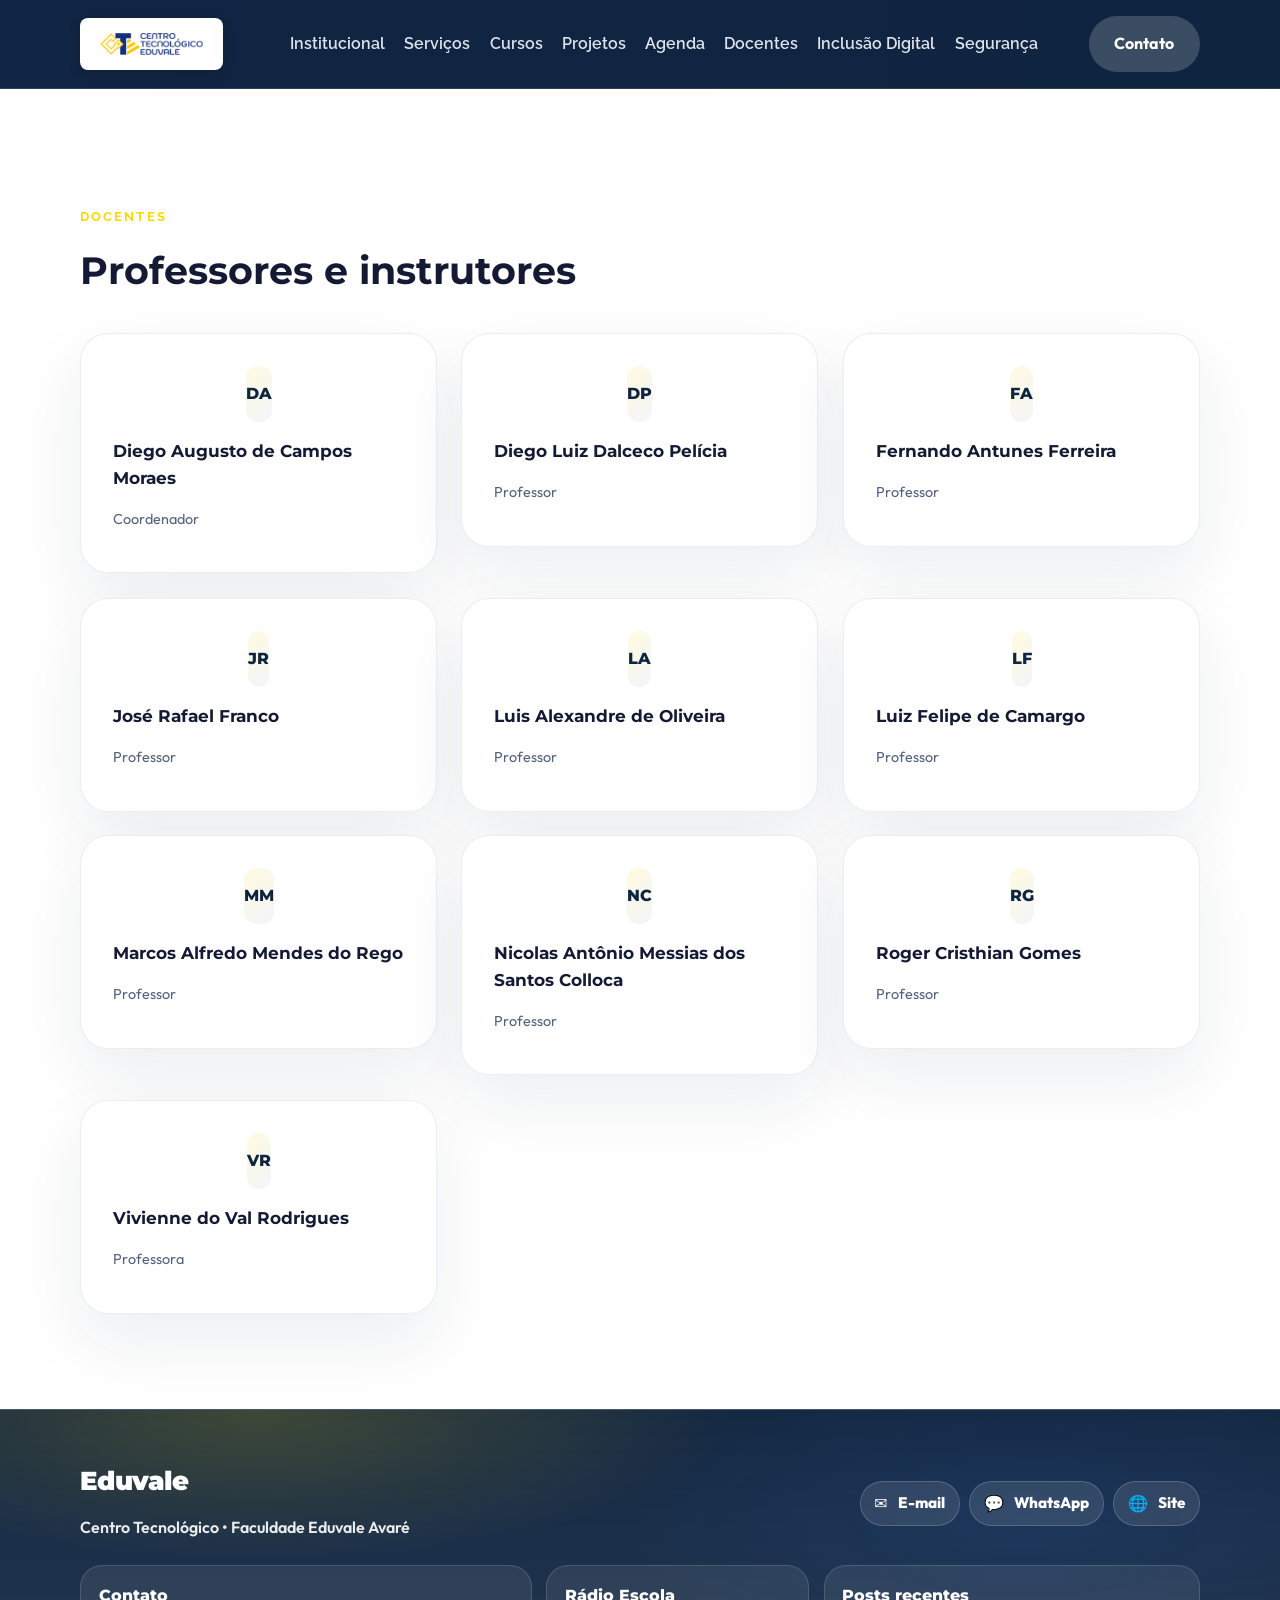
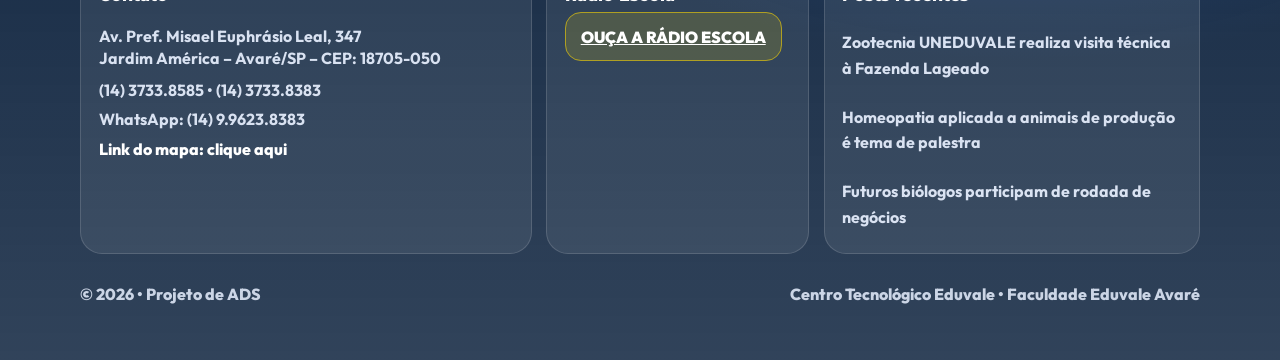
<file: docentes.html>
<!DOCTYPE html>
<html lang="pt-BR">
<head>
  <meta charset="UTF-8">
  <meta name="viewport" content="width=device-width, initial-scale=1.0">
  <title>Centro Tecnológico Eduvale</title>
  <link rel="preconnect" href="https://fonts.googleapis.com">
  <link rel="preconnect" href="https://fonts.gstatic.com" crossorigin>
  <link href="https://fonts.googleapis.com/css2?family=Outfit:wght@300;400;600;700&family=Montserrat:wght@600;700;800;900&family=Raleway:wght@300;400;500;600;700&display=swap" rel="stylesheet">
  <link rel="stylesheet" href="style.css">
  <script defer src="app.js"></script>
</head>
<body class="page-interna">
  <div id="readingProgress" class="reading-progress"></div>

  <header class="topbar" id="topbar">
    <div class="container header-inner">
      <a href="index.html" class="home-link" aria-label="Home">
        <img src="images/logo.png" alt="Centro Tecnológico Eduvale" loading="lazy">
      </a>

      <nav class="main-nav" aria-label="Menu principal">
        <a href="institucional.html">Institucional</a>
        <a href="servicos.html">Serviços</a>
        <a href="cursos.html">Cursos</a>
        <a href="projetos.html">Projetos</a>
        <a href="agenda.html">Agenda</a>
        <a href="docentes.html">Docentes</a>
        <a href="inclusao.html">Inclusão Digital</a>
        <a href="seguranca.html">Segurança</a>
      </nav>

      <div class="header-actions">
        <div aria-hidden="true" style="display:none"></div>
        <a href="contato.html" class="btn btn-signup">Contato</a>
        <button id="burgerBtn" class="burger-btn" aria-label="Abrir menu" aria-controls="sidebar" aria-expanded="false">☰</button>
      </div>
    </div>
  </header>

  <div id="sidebar" class="sidebar closed" aria-hidden="true" role="navigation">
    <div class="sidebar-top">
      <a href="index.html" class="home-link sidebar-logo" aria-label="Home">
        <img src="images/logo.png" alt="Centro Tecnológico Eduvale" loading="lazy">
      </a>
      <button class="sidebar-close" aria-label="Fechar menu">✕</button>
    </div>
    <nav class="sidebar-nav">
      <a href="institucional.html" class="sidebar-link">Institucional</a>
      <a href="servicos.html" class="sidebar-link">Serviços</a>
      <a href="cursos.html" class="sidebar-link">Cursos</a>
      <a href="projetos.html" class="sidebar-link">Projetos</a>
      <a href="agenda.html" class="sidebar-link">Agenda</a>
      <a href="docentes.html" class="sidebar-link">Docentes</a>
      <a href="inclusao.html" class="sidebar-link">Inclusão</a>
      <a href="seguranca.html" class="sidebar-link">Segurança</a>
      <a href="contato.html" class="sidebar-link">Contato</a>
    </nav>
  </div>

  <div id="sidebarOverlay" class="sidebar-overlay"></div>

  <div id="introScreen" class="intro-screen">
    <div class="intro-content">
      <h1>Centro Tecnológico Eduvale</h1>
      <p id="typingText"></p>
      <button class="btn btn-primary" onclick="hideIntro()">Entrar no site</button>
    </div>
  </div>

  <main class="main-content">
    <section id="docentes" class="section section-docentes container">
      <div class="section-heading">
        <span class="section-label">Docentes</span>
        <h2>Professores e instrutores</h2>
      </div>

      <div class="docentes-grid">
        <article class="docente-card hover-lift" tabindex="0" role="button" aria-expanded="false">
          <div class="avatar">DA</div>
          <div class="doc-body">
            <h3 class="doc-name">Diego Augusto de Campos Moraes</h3>
            <p class="doc-role">Coordenador</p>
            <div class="doc-more" aria-hidden="true">
              <p>Coordenador do curso, responsável por projetos e integração com o mercado.</p>
            </div>
          </div>
        </article>

        <article class="docente-card hover-lift" tabindex="0" role="button" aria-expanded="false">
          <div class="avatar">DP</div>
          <div class="doc-body">
            <h3 class="doc-name">Diego Luiz Dalceco Pelícia</h3>
            <p class="doc-role">Professor</p>
            <div class="doc-more" aria-hidden="true">
              <p>Atua em desenvolvimento de software e práticas laboratoriais.</p>
            </div>
          </div>
        </article>

        <article class="docente-card hover-lift" tabindex="0" role="button" aria-expanded="false">
          <div class="avatar">FA</div>
          <div class="doc-body">
            <h3 class="doc-name">Fernando Antunes Ferreira</h3>
            <p class="doc-role">Professor</p>
            <div class="doc-more" aria-hidden="true">
              <p>Especialista em infraestrutura e processos de implantação.</p>
            </div>
          </div>
        </article>

        <article class="docente-card hover-lift" tabindex="0" role="button" aria-expanded="false">
          <div class="avatar">JR</div>
          <div class="doc-body">
            <h3 class="doc-name">José Rafael Franco</h3>
            <p class="doc-role">Professor</p>
            <div class="doc-more" aria-hidden="true">
              <p>Foco em redes e segurança aplicada a ambientes educacionais.</p>
            </div>
          </div>
        </article>

        <article class="docente-card hover-lift" tabindex="0" role="button" aria-expanded="false">
          <div class="avatar">LA</div>
          <div class="doc-body">
            <h3 class="doc-name">Luis Alexandre de Oliveira</h3>
            <p class="doc-role">Professor</p>
            <div class="doc-more" aria-hidden="true">
              <p>Docente com ênfase em banco de dados e modelagem.</p>
            </div>
          </div>
        </article>

        <article class="docente-card hover-lift" tabindex="0" role="button" aria-expanded="false">
          <div class="avatar">LF</div>
          <div class="doc-body">
            <h3 class="doc-name">Luiz Felipe de Camargo</h3>
            <p class="doc-role">Professor</p>
            <div class="doc-more" aria-hidden="true">
              <p>Trabalha com desenvolvimento web e experiências UX/UI.</p>
            </div>
          </div>
        </article>

        <article class="docente-card hover-lift" tabindex="0" role="button" aria-expanded="false">
          <div class="avatar">MM</div>
          <div class="doc-body">
            <h3 class="doc-name">Marcos Alfredo Mendes do Rego</h3>
            <p class="doc-role">Professor</p>
            <div class="doc-more" aria-hidden="true">
              <p>Atuação em automação, robótica e sistemas embarcados.</p>
            </div>
          </div>
        </article>

        <article class="docente-card hover-lift" tabindex="0" role="button" aria-expanded="false">
          <div class="avatar">NC</div>
          <div class="doc-body">
            <h3 class="doc-name">Nicolas Antônio Messias dos Santos Colloca</h3>
            <p class="doc-role">Professor</p>
            <div class="doc-more" aria-hidden="true">
              <p>Especialista em infraestrutura de redes e cloud.</p>
            </div>
          </div>
        </article>

        <article class="docente-card hover-lift" tabindex="0" role="button" aria-expanded="false">
          <div class="avatar">RG</div>
          <div class="doc-body">
            <h3 class="doc-name">Roger Cristhian Gomes</h3>
            <p class="doc-role">Professor</p>
            <div class="doc-more" aria-hidden="true">
              <p>Atua com segurança da informação e práticas operacionais.</p>
            </div>
          </div>
        </article>

        <article class="docente-card hover-lift" tabindex="0" role="button" aria-expanded="false">
          <div class="avatar">VR</div>
          <div class="doc-body">
            <h3 class="doc-name">Vivienne do Val Rodrigues</h3>
            <p class="doc-role">Professora</p>
            <div class="doc-more" aria-hidden="true">
              <p>Foco em metodologias de ensino e inclusão digital.</p>
            </div>
          </div>
        </article>
      </div>
    </section>
  </main>

  <footer class="site-footer site-footer--compact" role="contentinfo">
    <div class="container footer-compact-inner">
      <div class="footer-compact-top">
        <div class="footer-brand">
          <div class="footer-logo" aria-hidden="true">Eduvale</div>
          <p class="footer-tagline">Centro Tecnológico • Faculdade Eduvale Avaré</p>
        </div>

        <div class="footer-compact-actions" aria-label="Ações rápidas">
          <a class="footer-cta" href="mailto:comercial@eduvaleavare.com.br">
            ✉️ <span>E-mail</span>
          </a>
          <a class="footer-cta" href="#" onclick="return false;" aria-label="Abrir WhatsApp">
            💬 <span>WhatsApp</span>
          </a>
          <a class="footer-cta" href="https://www.eduvaleavare.com.br" target="_blank" rel="noopener">
            🌐 <span>Site</span>
          </a>
        </div>
      </div>

      <div class="footer-compact-grid">
        <div class="footer-compact-card">
          <h3 class="footer-title">Contato</h3>
          <p class="footer-text">
            Av. Pref. Misael Euphrásio Leal, 347<br>
            Jardim América – Avaré/SP – CEP: 18705-050
          </p>
          <p class="footer-text" style="margin-top:.6rem;">(14) 3733.8585 • (14) 3733.8383</p>
          <p class="footer-text" style="margin-top:.4rem;">WhatsApp: (14) 9.9623.8383</p>
          <a class="footer-link" href="#" onclick="return false;" aria-label="Link do mapa">Link do mapa: clique aqui</a>
        </div>

        <div class="footer-compact-card">
          <h3 class="footer-title">Rádio Escola</h3>
          <a class="footer-mini-btn" href="https://www.eduvalefm.com.br/radio/" target="_blank" rel="noopener">OUÇA A RÁDIO ESCOLA</a>
        </div>

        <div class="footer-compact-card">
          <h3 class="footer-title">Posts recentes</h3>
          <ul class="footer-posts footer-posts--compact" aria-label="Posts recentes">
            <li><a href="#" onclick="return false;">Zootecnia UNEDUVALE realiza visita técnica à Fazenda Lageado</a></li>
            <li><a href="#" onclick="return false;">Homeopatia aplicada a animais de produção é tema de palestra</a></li>
            <li><a href="#" onclick="return false;">Futuros biólogos participam de rodada de negócios</a></li>
          </ul>
        </div>
      </div>

      <div class="footer-bottom footer-bottom--compact">
        <p class="footer-copy">© 2026 • Projeto de ADS</p>
        <p class="footer-legal">Centro Tecnológico Eduvale • Faculdade Eduvale Avaré</p>
      </div>
    </div>
  </footer>
</body>
</html>
</file>
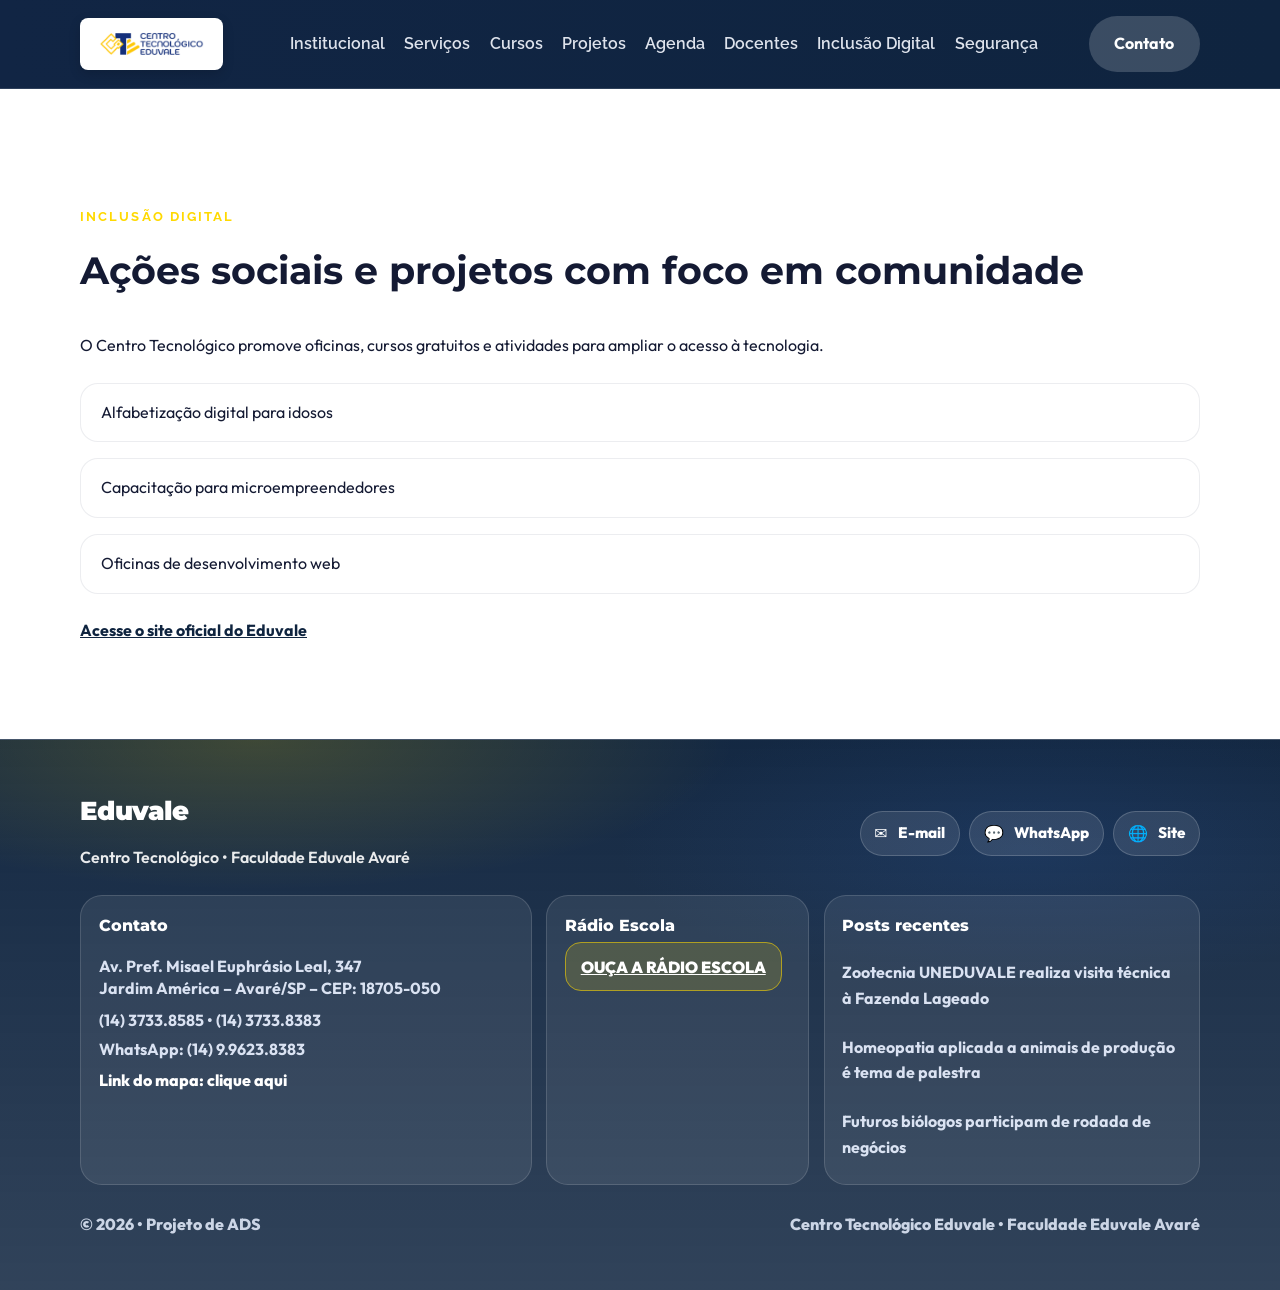
<file: inclusao.html>
<!DOCTYPE html>
<html lang="pt-BR">
<head>
  <meta charset="UTF-8">
  <meta name="viewport" content="width=device-width, initial-scale=1.0">
  <title>Centro Tecnológico Eduvale</title>
  <link rel="preconnect" href="https://fonts.googleapis.com">
  <link rel="preconnect" href="https://fonts.gstatic.com" crossorigin>
  <link href="https://fonts.googleapis.com/css2?family=Outfit:wght@300;400;600;700&family=Montserrat:wght@600;700;800;900&family=Raleway:wght@300;400;500;600;700&display=swap" rel="stylesheet">
  <link rel="stylesheet" href="style.css">
  <script defer src="app.js"></script>
</head>
<body class="page-interna">
  <div id="readingProgress" class="reading-progress"></div>

  <header class="topbar" id="topbar">
    <div class="container header-inner">
      <a href="index.html" class="home-link" aria-label="Home">
        <img src="images/logo.png" alt="Centro Tecnológico Eduvale" loading="lazy">
      </a>

      <nav class="main-nav" aria-label="Menu principal">
        <a href="institucional.html">Institucional</a>
        <a href="servicos.html">Serviços</a>
        <a href="cursos.html">Cursos</a>
        <a href="projetos.html">Projetos</a>
        <a href="agenda.html">Agenda</a>
        <a href="docentes.html">Docentes</a>
        <a href="inclusao.html">Inclusão Digital</a>
        <a href="seguranca.html">Segurança</a>
      </nav>

      <div class="header-actions">
        <div aria-hidden="true" style="display:none"></div>
        <a href="contato.html" class="btn btn-signup">Contato</a>
        <button id="burgerBtn" class="burger-btn" aria-label="Abrir menu" aria-controls="sidebar" aria-expanded="false">☰</button>
      </div>
    </div>
  </header>

  <div id="sidebar" class="sidebar closed" aria-hidden="true" role="navigation">
    <div class="sidebar-top">
      <a href="index.html" class="home-link sidebar-logo" aria-label="Home">
        <img src="images/logo.png" alt="Centro Tecnológico Eduvale" loading="lazy">
      </a>
      <button class="sidebar-close" aria-label="Fechar menu">✕</button>
    </div>
    <nav class="sidebar-nav">
      <a href="institucional.html" class="sidebar-link">Institucional</a>
      <a href="servicos.html" class="sidebar-link">Serviços</a>
      <a href="cursos.html" class="sidebar-link">Cursos</a>
      <a href="projetos.html" class="sidebar-link">Projetos</a>
      <a href="agenda.html" class="sidebar-link">Agenda</a>
      <a href="docentes.html" class="sidebar-link">Docentes</a>
      <a href="inclusao.html" class="sidebar-link">Inclusão</a>
      <a href="seguranca.html" class="sidebar-link">Segurança</a>
      <a href="contato.html" class="sidebar-link">Contato</a>
    </nav>
  </div>

  <div id="sidebarOverlay" class="sidebar-overlay"></div>

  <div id="introScreen" class="intro-screen">
    <div class="intro-content">
      <h1>Centro Tecnológico Eduvale</h1>
      <p id="typingText"></p>
      <button class="btn btn-primary" onclick="hideIntro()">Entrar no site</button>
    </div>
  </div>

  <main class="main-content">
    <section id="inclusao" class="section section-inclusion container">
      <div class="section-heading">
        <span class="section-label">Inclusão Digital</span>
        <h2>Ações sociais e projetos com foco em comunidade</h2>
      </div>
      <p>O Centro Tecnológico promove oficinas, cursos gratuitos e atividades para ampliar o acesso à tecnologia.</p>
      <ul class="inclusion-list">
        <li>Alfabetização digital para idosos</li>
        <li>Capacitação para microempreendedores</li>
        <li>Oficinas de desenvolvimento web</li>
      </ul>
      <a class="link-secondary" href="https://www.eduvaleavare.com.br" target="_blank" rel="noopener">Acesse o site oficial do Eduvale</a>
    </section>
  </main>

  <footer class="site-footer site-footer--compact" role="contentinfo">
    <div class="container footer-compact-inner">
      <div class="footer-compact-top">
        <div class="footer-brand">
          <div class="footer-logo" aria-hidden="true">Eduvale</div>
          <p class="footer-tagline">Centro Tecnológico • Faculdade Eduvale Avaré</p>
        </div>

        <div class="footer-compact-actions" aria-label="Ações rápidas">
          <a class="footer-cta" href="mailto:comercial@eduvaleavare.com.br">
            ✉️ <span>E-mail</span>
          </a>
          <a class="footer-cta" href="#" onclick="return false;" aria-label="Abrir WhatsApp">
            💬 <span>WhatsApp</span>
          </a>
          <a class="footer-cta" href="https://www.eduvaleavare.com.br" target="_blank" rel="noopener">
            🌐 <span>Site</span>
          </a>
        </div>
      </div>

      <div class="footer-compact-grid">
        <div class="footer-compact-card">
          <h3 class="footer-title">Contato</h3>
          <p class="footer-text">
            Av. Pref. Misael Euphrásio Leal, 347<br>
            Jardim América – Avaré/SP – CEP: 18705-050
          </p>
          <p class="footer-text" style="margin-top:.6rem;">(14) 3733.8585 • (14) 3733.8383</p>
          <p class="footer-text" style="margin-top:.4rem;">WhatsApp: (14) 9.9623.8383</p>
          <a class="footer-link" href="#" onclick="return false;" aria-label="Link do mapa">Link do mapa: clique aqui</a>
        </div>

        <div class="footer-compact-card">
          <h3 class="footer-title">Rádio Escola</h3>
          <a class="footer-mini-btn" href="https://www.eduvalefm.com.br/radio/" target="_blank" rel="noopener">OUÇA A RÁDIO ESCOLA</a>
        </div>

        <div class="footer-compact-card">
          <h3 class="footer-title">Posts recentes</h3>
          <ul class="footer-posts footer-posts--compact" aria-label="Posts recentes">
            <li><a href="#" onclick="return false;">Zootecnia UNEDUVALE realiza visita técnica à Fazenda Lageado</a></li>
            <li><a href="#" onclick="return false;">Homeopatia aplicada a animais de produção é tema de palestra</a></li>
            <li><a href="#" onclick="return false;">Futuros biólogos participam de rodada de negócios</a></li>
          </ul>
        </div>
      </div>

      <div class="footer-bottom footer-bottom--compact">
        <p class="footer-copy">© 2026 • Projeto de ADS</p>
        <p class="footer-legal">Centro Tecnológico Eduvale • Faculdade Eduvale Avaré</p>
      </div>
    </div>
  </footer>
</body>
</html>
</file>
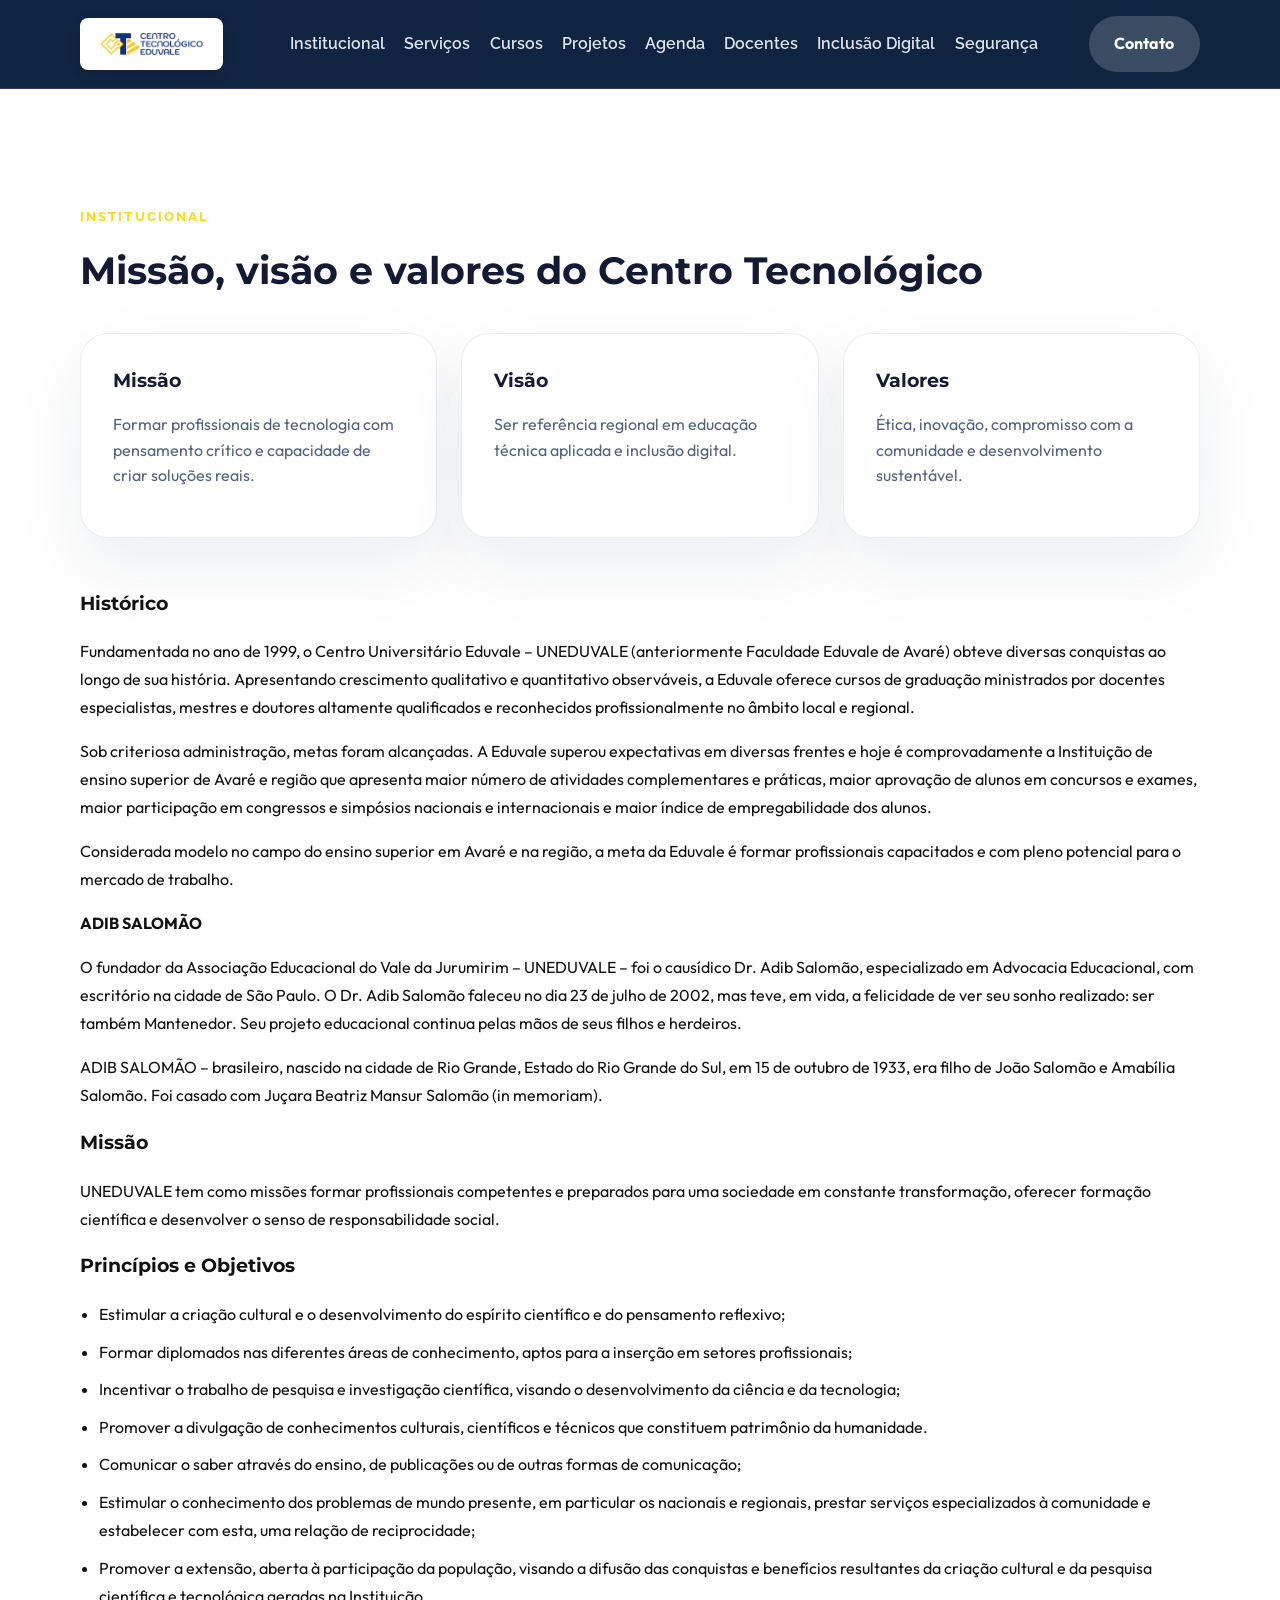
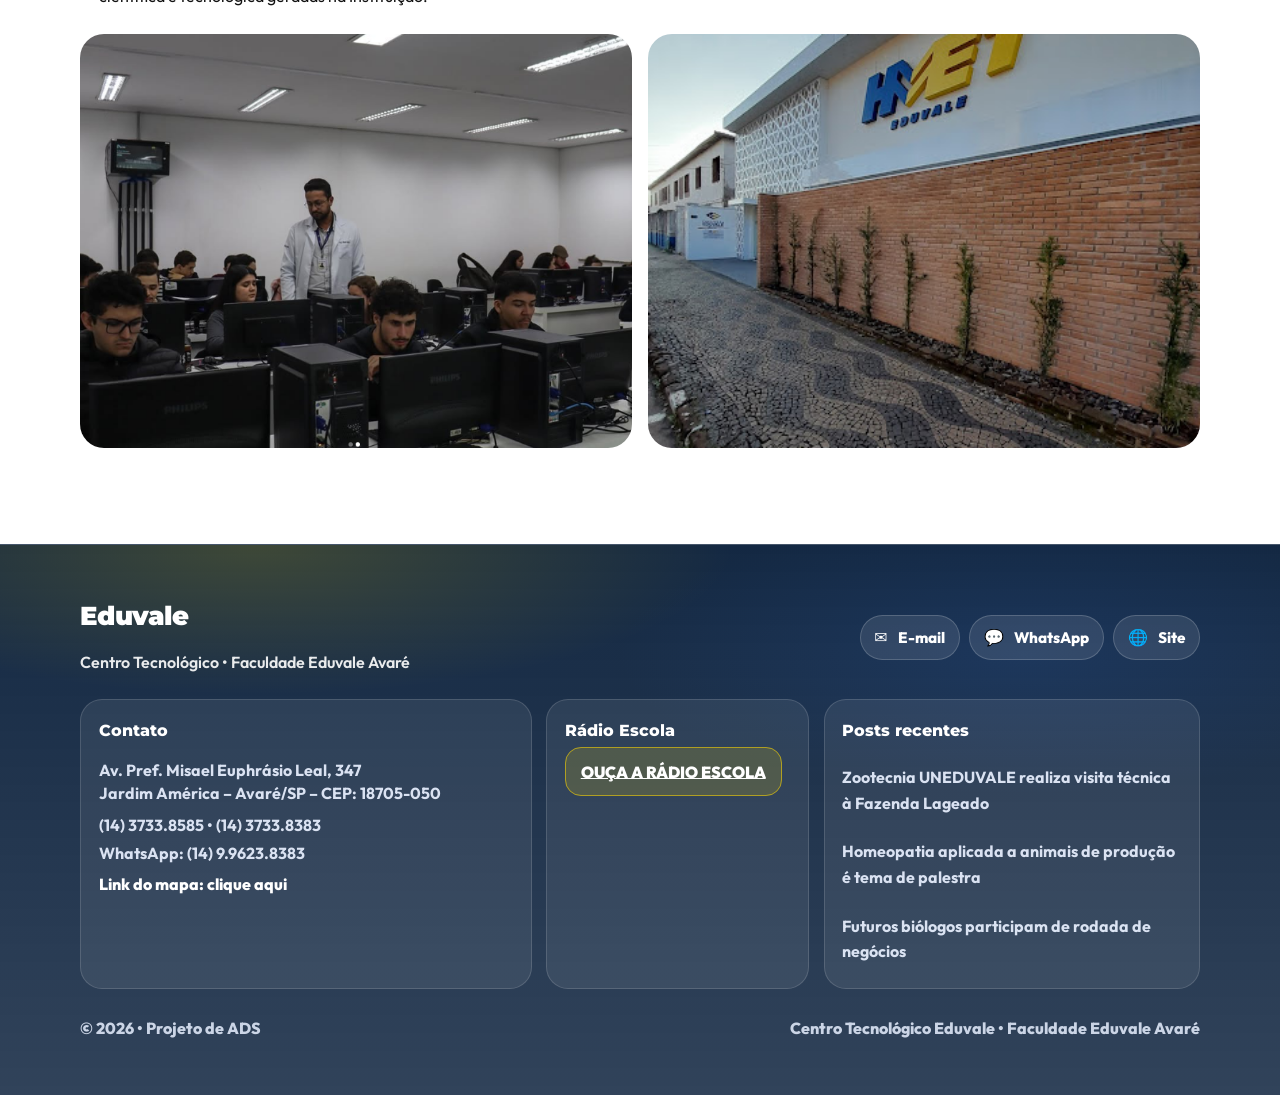
<file: institucional.html>
<!DOCTYPE html>
<html lang="pt-BR">
<head>
  <meta charset="UTF-8">
  <meta name="viewport" content="width=device-width, initial-scale=1.0">
  <title>Centro Tecnológico Eduvale</title>
  <link rel="preconnect" href="https://fonts.googleapis.com">
  <link rel="preconnect" href="https://fonts.gstatic.com" crossorigin>
  <link href="https://fonts.googleapis.com/css2?family=Outfit:wght@300;400;600;700&family=Montserrat:wght@600;700;800;900&family=Raleway:wght@300;400;500;600;700&display=swap" rel="stylesheet">
  <link rel="stylesheet" href="style.css">
  <script defer src="app.js"></script>
</head>
<body class="page-interna">
  <div id="readingProgress" class="reading-progress"></div>

  <header class="topbar" id="topbar">
    <div class="container header-inner">
      <a href="index.html" class="home-link" aria-label="Home">
        <img src="images/logo.png" alt="Centro Tecnológico Eduvale" loading="lazy">
      </a>

      <nav class="main-nav" aria-label="Menu principal">
        <a href="institucional.html">Institucional</a>
        <a href="servicos.html">Serviços</a>
        <a href="cursos.html">Cursos</a>
        <a href="projetos.html">Projetos</a>
        <a href="agenda.html">Agenda</a>
        <a href="docentes.html">Docentes</a>
        <a href="inclusao.html">Inclusão Digital</a>
        <a href="seguranca.html">Segurança</a>
      </nav>

      <div class="header-actions">
        <div aria-hidden="true" style="display:none"></div>
        <a href="contato.html" class="btn btn-signup">Contato</a>
        <button id="burgerBtn" class="burger-btn" aria-label="Abrir menu" aria-controls="sidebar" aria-expanded="false">☰</button>
      </div>
    </div>
  </header>

  <div id="sidebar" class="sidebar closed" aria-hidden="true" role="navigation">
    <div class="sidebar-top">
      <a href="index.html" class="home-link sidebar-logo" aria-label="Home">
        <img src="images/logo.png" alt="Centro Tecnológico Eduvale" loading="lazy">
      </a>
      <button class="sidebar-close" aria-label="Fechar menu">✕</button>
    </div>
    <nav class="sidebar-nav">
      <a href="institucional.html" class="sidebar-link">Institucional</a>
      <a href="servicos.html" class="sidebar-link">Serviços</a>
      <a href="cursos.html" class="sidebar-link">Cursos</a>
      <a href="projetos.html" class="sidebar-link">Projetos</a>
      <a href="agenda.html" class="sidebar-link">Agenda</a>
      <a href="docentes.html" class="sidebar-link">Docentes</a>
      <a href="inclusao.html" class="sidebar-link">Inclusão</a>
      <a href="seguranca.html" class="sidebar-link">Segurança</a>
      <a href="contato.html" class="sidebar-link">Contato</a>
    </nav>
  </div>

  <div id="sidebarOverlay" class="sidebar-overlay"></div>

  <div id="introScreen" class="intro-screen">
    <div class="intro-content">
      <h1>Centro Tecnológico Eduvale</h1>
      <p id="typingText"></p>
      <button class="btn btn-primary" onclick="hideIntro()">Entrar no site</button>
    </div>
  </div>

  <main class="main-content">
    <section id="institucional" class="section section-glass container">
      <div class="section-heading">
        <span class="section-label">Institucional</span>
        <h2>Missão, visão e valores do Centro Tecnológico</h2>
      </div>

      <div class="institutional-grid">
        <article class="glass-card">
          <h3>Missão</h3>
          <p>Formar profissionais de tecnologia com pensamento crítico e capacidade de criar soluções reais.</p>
        </article>
        <article class="glass-card">
          <h3>Visão</h3>
          <p>Ser referência regional em educação técnica aplicada e inclusão digital.</p>
        </article>
        <article class="glass-card">
          <h3>Valores</h3>
          <p>Ética, inovação, compromisso com a comunidade e desenvolvimento sustentável.</p>
        </article>
      </div>

      <div class="institutional-details">
        <div>
          <h3>Histórico</h3>
          <p>
            Fundamentada no ano de 1999, o Centro Universitário Eduvale – UNEDUVALE (anteriormente Faculdade Eduvale de Avaré)
            obteve diversas conquistas ao longo de sua história. Apresentando crescimento qualitativo e quantitativo observáveis,
            a Eduvale oferece cursos de graduação ministrados por docentes especialistas, mestres e doutores altamente qualificados
            e reconhecidos profissionalmente no âmbito local e regional.
          </p>
          <p>
            Sob criteriosa administração, metas foram alcançadas. A Eduvale superou expectativas em diversas frentes e hoje é
            comprovadamente a Instituição de ensino superior de Avaré e região que apresenta maior número de atividades complementares
            e práticas, maior aprovação de alunos em concursos e exames, maior participação em congressos e simpósios nacionais e
            internacionais e maior índice de empregabilidade dos alunos.
          </p>
          <p>
            Considerada modelo no campo do ensino superior em Avaré e na região, a meta da Eduvale é formar profissionais capacitados
            e com pleno potencial para o mercado de trabalho.
          </p>

          <p><strong>ADIB SALOMÃO</strong></p>
          <p>
            O fundador da Associação Educacional do Vale da Jurumirim – UNEDUVALE – foi o causídico Dr. Adib Salomão, especializado em
            Advocacia Educacional, com escritório na cidade de São Paulo. O Dr. Adib Salomão faleceu no dia 23 de julho de 2002, mas teve,
            em vida, a felicidade de ver seu sonho realizado: ser também Mantenedor. Seu projeto educacional continua pelas mãos de seus filhos
            e herdeiros.
          </p>
          <p>
            ADIB SALOMÃO – brasileiro, nascido na cidade de Rio Grande, Estado do Rio Grande do Sul, em 15 de outubro de 1933, era filho de João Salomão
            e Amabília Salomão. Foi casado com Juçara Beatriz Mansur Salomão (in memoriam).
          </p>

          <h3>Missão</h3>
          <p>
            UNEDUVALE tem como missões formar profissionais competentes e preparados para uma sociedade em constante transformação, oferecer formação científica
            e desenvolver o senso de responsabilidade social.
          </p>

          <h3>Princípios e Objetivos</h3>
          <ul>
            <li>Estimular a criação cultural e o desenvolvimento do espírito científico e do pensamento reflexivo;</li>
            <li>Formar diplomados nas diferentes áreas de conhecimento, aptos para a inserção em setores profissionais;</li>
            <li>Incentivar o trabalho de pesquisa e investigação científica, visando o desenvolvimento da ciência e da tecnologia;</li>
            <li>Promover a divulgação de conhecimentos culturais, científicos e técnicos que constituem patrimônio da humanidade.</li>
            <li>Comunicar o saber através do ensino, de publicações ou de outras formas de comunicação;</li>
            <li>
              Estimular o conhecimento dos problemas de mundo presente, em particular os nacionais e regionais, prestar serviços especializados à comunidade e
              estabelecer com esta, uma relação de reciprocidade;
            </li>
            <li>
              Promover a extensão, aberta à participação da população, visando a difusão das conquistas e benefícios resultantes da criação cultural e da
              pesquisa científica e tecnológica geradas na Instituição.
            </li>
          </ul>
        </div>

        <div class="institutional-images">
          <img src="images/laboratorio.png" alt="Laboratório">
          <img src="images/centro_tecnologico.jpg" alt="Estudantes de TI" loading="lazy">
        </div>
      </div>
    </section>
  </main>

  <footer class="site-footer site-footer--compact" role="contentinfo">
    <div class="container footer-compact-inner">
      <div class="footer-compact-top">
        <div class="footer-brand">
          <div class="footer-logo" aria-hidden="true">Eduvale</div>
          <p class="footer-tagline">Centro Tecnológico • Faculdade Eduvale Avaré</p>
        </div>

        <div class="footer-compact-actions" aria-label="Ações rápidas">
          <a class="footer-cta" href="mailto:comercial@eduvaleavare.com.br">
            ✉️ <span>E-mail</span>
          </a>
          <a class="footer-cta" href="#" onclick="return false;" aria-label="Abrir WhatsApp">
            💬 <span>WhatsApp</span>
          </a>
          <a class="footer-cta" href="https://www.eduvaleavare.com.br" target="_blank" rel="noopener">
            🌐 <span>Site</span>
          </a>
        </div>
      </div>

      <div class="footer-compact-grid">
        <div class="footer-compact-card">
          <h3 class="footer-title">Contato</h3>
          <p class="footer-text">
            Av. Pref. Misael Euphrásio Leal, 347<br>
            Jardim América – Avaré/SP – CEP: 18705-050
          </p>
          <p class="footer-text" style="margin-top:.6rem;">(14) 3733.8585 • (14) 3733.8383</p>
          <p class="footer-text" style="margin-top:.4rem;">WhatsApp: (14) 9.9623.8383</p>
          <a class="footer-link" href="#" onclick="return false;" aria-label="Link do mapa">Link do mapa: clique aqui</a>
        </div>

        <div class="footer-compact-card">
          <h3 class="footer-title">Rádio Escola</h3>
          <a class="footer-mini-btn" href="https://www.eduvalefm.com.br/radio/" target="_blank" rel="noopener">OUÇA A RÁDIO ESCOLA</a>
        </div>

        <div class="footer-compact-card">
          <h3 class="footer-title">Posts recentes</h3>
          <ul class="footer-posts footer-posts--compact" aria-label="Posts recentes">
            <li><a href="#" onclick="return false;">Zootecnia UNEDUVALE realiza visita técnica à Fazenda Lageado</a></li>
            <li><a href="#" onclick="return false;">Homeopatia aplicada a animais de produção é tema de palestra</a></li>
            <li><a href="#" onclick="return false;">Futuros biólogos participam de rodada de negócios</a></li>
          </ul>
        </div>
      </div>

      <div class="footer-bottom footer-bottom--compact">
        <p class="footer-copy">© 2026 • Projeto de ADS</p>
        <p class="footer-legal">Centro Tecnológico Eduvale • Faculdade Eduvale Avaré</p>
      </div>
    </div>
  </footer>
</body>
</html>
</file>
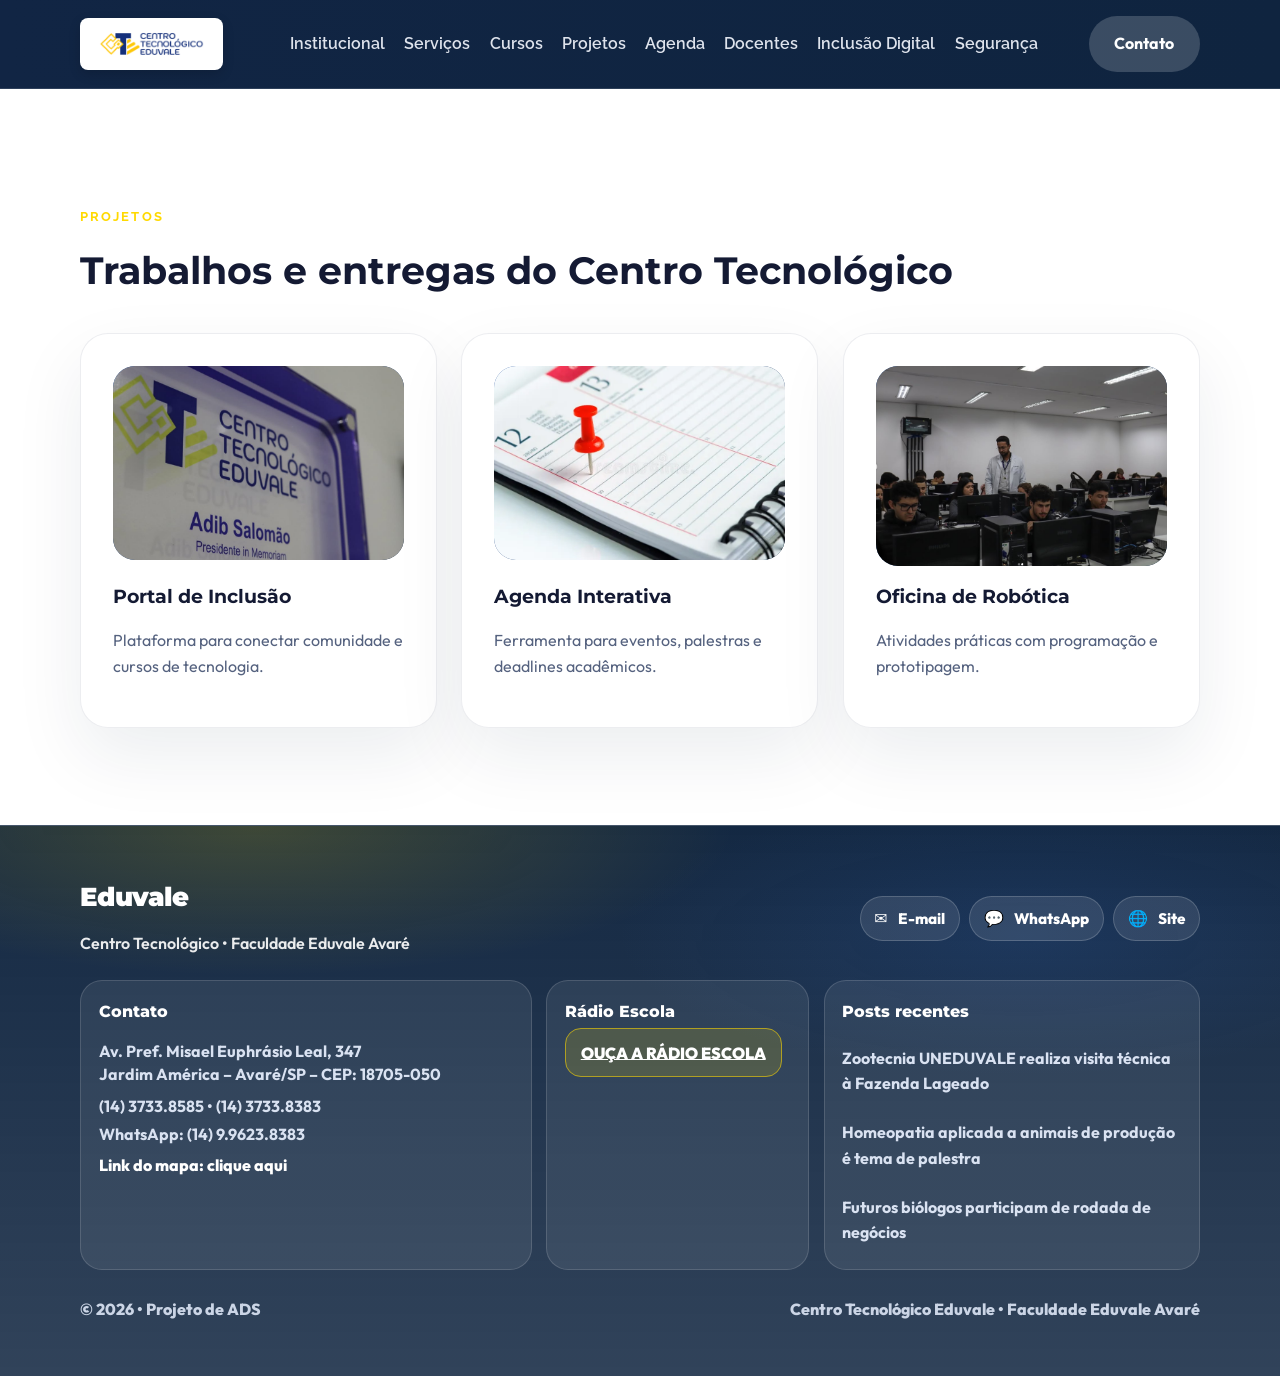
<file: projetos.html>
<!DOCTYPE html>
<html lang="pt-BR">
<head>
  <meta charset="UTF-8">
  <meta name="viewport" content="width=device-width, initial-scale=1.0">
  <title>Centro Tecnológico Eduvale</title>
  <link rel="preconnect" href="https://fonts.googleapis.com">
  <link rel="preconnect" href="https://fonts.gstatic.com" crossorigin>
  <link href="https://fonts.googleapis.com/css2?family=Outfit:wght@300;400;600;700&family=Montserrat:wght@600;700;800;900&family=Raleway:wght@300;400;500;600;700&display=swap" rel="stylesheet">
  <link rel="stylesheet" href="style.css">
  <script defer src="app.js"></script>
</head>
<body class="page-interna">
  <div id="readingProgress" class="reading-progress"></div>

  <header class="topbar" id="topbar">
    <div class="container header-inner">
      <a href="index.html" class="home-link" aria-label="Home">
        <img src="images/logo.png" alt="Centro Tecnológico Eduvale" loading="lazy">
      </a>

      <nav class="main-nav" aria-label="Menu principal">
        <a href="institucional.html">Institucional</a>
        <a href="servicos.html">Serviços</a>
        <a href="cursos.html">Cursos</a>
        <a href="projetos.html">Projetos</a>
        <a href="agenda.html">Agenda</a>
        <a href="docentes.html">Docentes</a>
        <a href="inclusao.html">Inclusão Digital</a>
        <a href="seguranca.html">Segurança</a>
      </nav>

      <div class="header-actions">
        <div aria-hidden="true" style="display:none"></div>
        <a href="contato.html" class="btn btn-signup">Contato</a>
        <button id="burgerBtn" class="burger-btn" aria-label="Abrir menu" aria-controls="sidebar" aria-expanded="false">☰</button>
      </div>
    </div>
  </header>

  <div id="sidebar" class="sidebar closed" aria-hidden="true" role="navigation">
    <div class="sidebar-top">
      <a href="index.html" class="home-link sidebar-logo" aria-label="Home">
        <img src="images/logo.png" alt="Centro Tecnológico Eduvale" loading="lazy">
      </a>
      <button class="sidebar-close" aria-label="Fechar menu">✕</button>
    </div>
    <nav class="sidebar-nav">
      <a href="institucional.html" class="sidebar-link">Institucional</a>
      <a href="servicos.html" class="sidebar-link">Serviços</a>
      <a href="cursos.html" class="sidebar-link">Cursos</a>
      <a href="projetos.html" class="sidebar-link">Projetos</a>
      <a href="agenda.html" class="sidebar-link">Agenda</a>
      <a href="docentes.html" class="sidebar-link">Docentes</a>
      <a href="inclusao.html" class="sidebar-link">Inclusão</a>
      <a href="seguranca.html" class="sidebar-link">Segurança</a>
      <a href="contato.html" class="sidebar-link">Contato</a>
    </nav>
  </div>

  <div id="sidebarOverlay" class="sidebar-overlay"></div>

  <div id="introScreen" class="intro-screen">
    <div class="intro-content">
      <h1>Centro Tecnológico Eduvale</h1>
      <p id="typingText"></p>
      <button class="btn btn-primary" onclick="hideIntro()">Entrar no site</button>
    </div>
  </div>

  <main class="main-content">
    <section id="projetos" class="section section-projects container">
      <div class="section-heading">
        <span class="section-label">Projetos</span>
        <h2>Trabalhos e entregas do Centro Tecnológico</h2>
      </div>

      <div class="projects-grid">
        <article class="project-card hover-lift">
          <div class="project-image" aria-hidden="true">
            <img src="images/portal_inclusão.png" alt="Portal de Inclusão" loading="lazy">
          </div>
          <div>
            <h3>Portal de Inclusão</h3>
            <p>Plataforma para conectar comunidade e cursos de tecnologia.</p>
          </div>
        </article>

        <article class="project-card hover-lift">
          <div class="project-image" aria-hidden="true">
            <img src="images/agenda.png" alt="Agenda Interativa" loading="lazy">
          </div>
          <div>
            <h3>Agenda Interativa</h3>
            <p>Ferramenta para eventos, palestras e deadlines acadêmicos.</p>
          </div>
        </article>

        <article class="project-card hover-lift">
          <div class="project-image" aria-hidden="true">
            <img src="images/laboratorio.png" alt="Oficina de Robótica" loading="lazy">
          </div>

          <div>
            <h3>Oficina de Robótica</h3>
            <p>Atividades práticas com programação e prototipagem.</p>
          </div>
        </article>
      </div>
    </section>
  </main>

  <footer class="site-footer site-footer--compact" role="contentinfo">
    <div class="container footer-compact-inner">
      <div class="footer-compact-top">
        <div class="footer-brand">
          <div class="footer-logo" aria-hidden="true">Eduvale</div>
          <p class="footer-tagline">Centro Tecnológico • Faculdade Eduvale Avaré</p>
        </div>

        <div class="footer-compact-actions" aria-label="Ações rápidas">
          <a class="footer-cta" href="mailto:comercial@eduvaleavare.com.br">
            ✉️ <span>E-mail</span>
          </a>
          <a class="footer-cta" href="#" onclick="return false;" aria-label="Abrir WhatsApp">
            💬 <span>WhatsApp</span>
          </a>
          <a class="footer-cta" href="https://www.eduvaleavare.com.br" target="_blank" rel="noopener">
            🌐 <span>Site</span>
          </a>
        </div>
      </div>

      <div class="footer-compact-grid">
        <div class="footer-compact-card">
          <h3 class="footer-title">Contato</h3>
          <p class="footer-text">
            Av. Pref. Misael Euphrásio Leal, 347<br>
            Jardim América – Avaré/SP – CEP: 18705-050
          </p>
          <p class="footer-text" style="margin-top:.6rem;">(14) 3733.8585 • (14) 3733.8383</p>
          <p class="footer-text" style="margin-top:.4rem;">WhatsApp: (14) 9.9623.8383</p>
          <a class="footer-link" href="#" onclick="return false;" aria-label="Link do mapa">Link do mapa: clique aqui</a>
        </div>

        <div class="footer-compact-card">
          <h3 class="footer-title">Rádio Escola</h3>
          <a class="footer-mini-btn" href="https://www.eduvalefm.com.br/radio/" target="_blank" rel="noopener">OUÇA A RÁDIO ESCOLA</a>
        </div>

        <div class="footer-compact-card">
          <h3 class="footer-title">Posts recentes</h3>
          <ul class="footer-posts footer-posts--compact" aria-label="Posts recentes">
            <li><a href="#" onclick="return false;">Zootecnia UNEDUVALE realiza visita técnica à Fazenda Lageado</a></li>
            <li><a href="#" onclick="return false;">Homeopatia aplicada a animais de produção é tema de palestra</a></li>
            <li><a href="#" onclick="return false;">Futuros biólogos participam de rodada de negócios</a></li>
          </ul>
        </div>
      </div>

      <div class="footer-bottom footer-bottom--compact">
        <p class="footer-copy">© 2026 • Projeto de ADS</p>
        <p class="footer-legal">Centro Tecnológico Eduvale • Faculdade Eduvale Avaré</p>
      </div>
    </div>
  </footer>
</body>
</html>
</file>
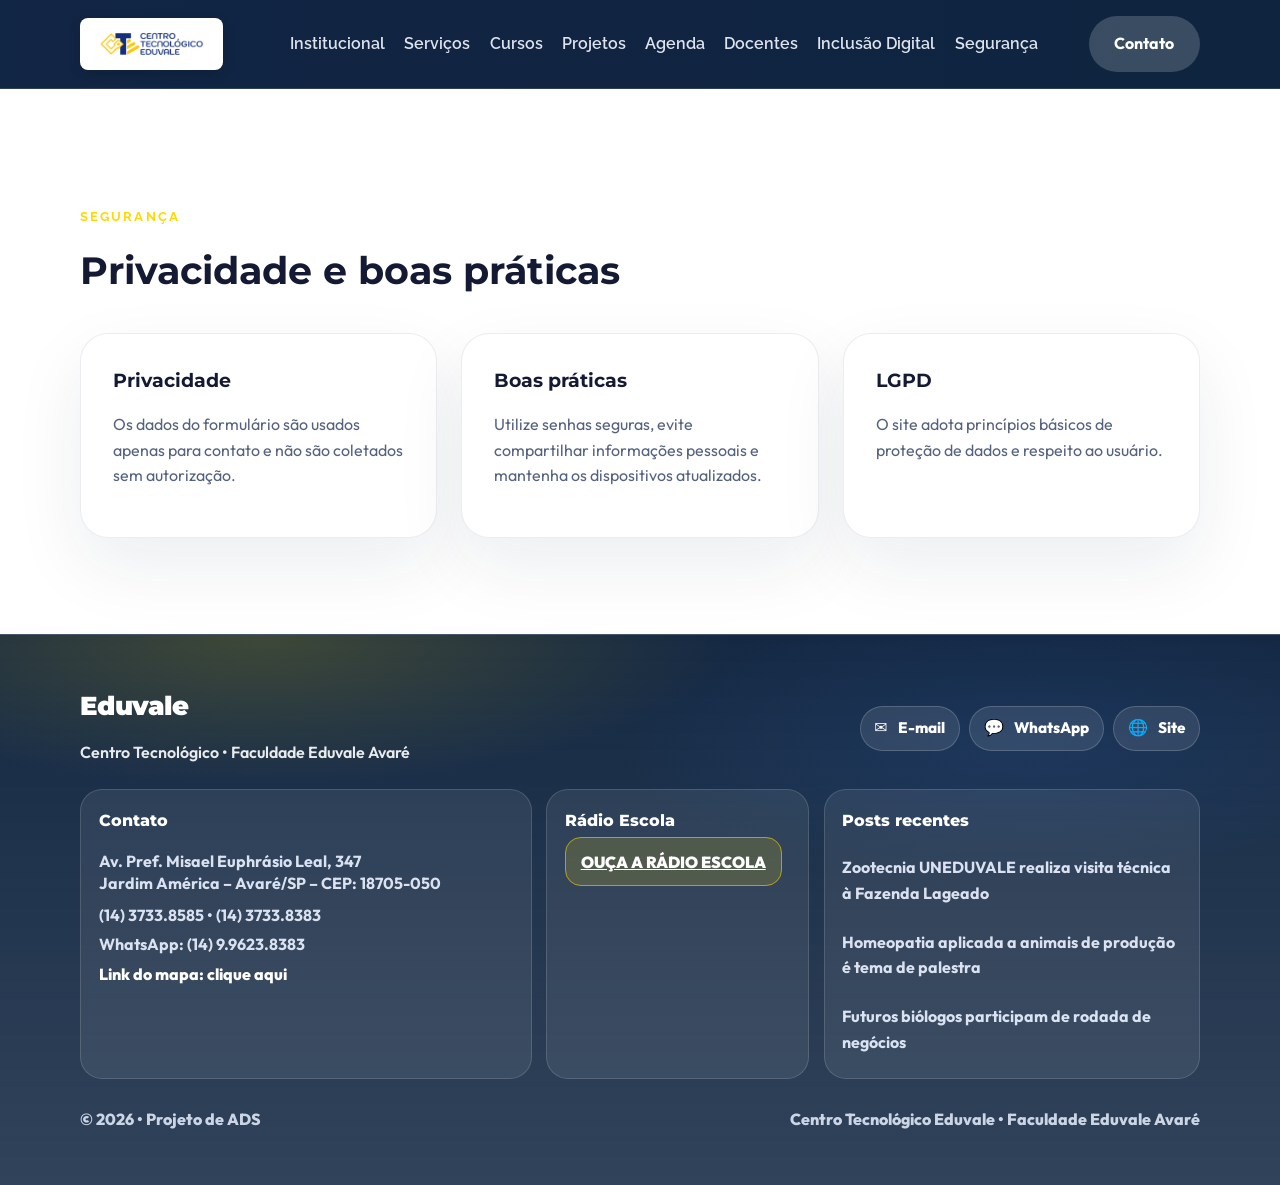
<file: seguranca.html>
<!DOCTYPE html>
<html lang="pt-BR">
<head>
  <meta charset="UTF-8">
  <meta name="viewport" content="width=device-width, initial-scale=1.0">
  <title>Centro Tecnológico Eduvale</title>
  <link rel="preconnect" href="https://fonts.googleapis.com">
  <link rel="preconnect" href="https://fonts.gstatic.com" crossorigin>
  <link href="https://fonts.googleapis.com/css2?family=Outfit:wght@300;400;600;700&family=Montserrat:wght@600;700;800;900&family=Raleway:wght@300;400;500;600;700&display=swap" rel="stylesheet">
  <link rel="stylesheet" href="style.css">
  <script defer src="app.js"></script>
</head>
<body class="page-interna">
  <div id="readingProgress" class="reading-progress"></div>

  <header class="topbar" id="topbar">
    <div class="container header-inner">
      <a href="index.html" class="home-link" aria-label="Home">
        <img src="images/logo.png" alt="Centro Tecnológico Eduvale" loading="lazy">
      </a>

      <nav class="main-nav" aria-label="Menu principal">
        <a href="institucional.html">Institucional</a>
        <a href="servicos.html">Serviços</a>
        <a href="cursos.html">Cursos</a>
        <a href="projetos.html">Projetos</a>
        <a href="agenda.html">Agenda</a>
        <a href="docentes.html">Docentes</a>
        <a href="inclusao.html">Inclusão Digital</a>
        <a href="seguranca.html">Segurança</a>
      </nav>

      <div class="header-actions">
        <div aria-hidden="true" style="display:none"></div>
        <a href="contato.html" class="btn btn-signup">Contato</a>
        <button id="burgerBtn" class="burger-btn" aria-label="Abrir menu" aria-controls="sidebar" aria-expanded="false">☰</button>
      </div>
    </div>
  </header>

  <div id="sidebar" class="sidebar closed" aria-hidden="true" role="navigation">
    <div class="sidebar-top">
      <a href="index.html" class="home-link sidebar-logo" aria-label="Home">
        <img src="images/logo.png" alt="Centro Tecnológico Eduvale" loading="lazy">
      </a>
      <button class="sidebar-close" aria-label="Fechar menu">✕</button>
    </div>
    <nav class="sidebar-nav">
      <a href="institucional.html" class="sidebar-link">Institucional</a>
      <a href="servicos.html" class="sidebar-link">Serviços</a>
      <a href="cursos.html" class="sidebar-link">Cursos</a>
      <a href="projetos.html" class="sidebar-link">Projetos</a>
      <a href="agenda.html" class="sidebar-link">Agenda</a>
      <a href="docentes.html" class="sidebar-link">Docentes</a>
      <a href="inclusao.html" class="sidebar-link">Inclusão</a>
      <a href="seguranca.html" class="sidebar-link">Segurança</a>
      <a href="contato.html" class="sidebar-link">Contato</a>
    </nav>
  </div>

  <div id="sidebarOverlay" class="sidebar-overlay"></div>

  <div id="introScreen" class="intro-screen">
    <div class="intro-content">
      <h1>Centro Tecnológico Eduvale</h1>
      <p id="typingText"></p>
      <button class="btn btn-primary" onclick="hideIntro()">Entrar no site</button>
    </div>
  </div>

  <main class="main-content">
    <section id="seguranca" class="section section-security container">
      <div class="section-heading">
        <span class="section-label">Segurança</span>
        <h2>Privacidade e boas práticas</h2>
      </div>
      <div class="security-grid">
        <article class="glass-card">
          <h3>Privacidade</h3>
          <p>Os dados do formulário são usados apenas para contato e não são coletados sem autorização.</p>
        </article>
        <article class="glass-card">
          <h3>Boas práticas</h3>
          <p>Utilize senhas seguras, evite compartilhar informações pessoais e mantenha os dispositivos atualizados.</p>
        </article>
        <article class="glass-card">
          <h3>LGPD</h3>
          <p>O site adota princípios básicos de proteção de dados e respeito ao usuário.</p>
        </article>
      </div>
    </section>
  </main>

  <footer class="site-footer site-footer--compact" role="contentinfo">
    <div class="container footer-compact-inner">
      <div class="footer-compact-top">
        <div class="footer-brand">
          <div class="footer-logo" aria-hidden="true">Eduvale</div>
          <p class="footer-tagline">Centro Tecnológico • Faculdade Eduvale Avaré</p>
        </div>

        <div class="footer-compact-actions" aria-label="Ações rápidas">
          <a class="footer-cta" href="mailto:comercial@eduvaleavare.com.br">
            ✉️ <span>E-mail</span>
          </a>
          <a class="footer-cta" href="#" onclick="return false;" aria-label="Abrir WhatsApp">
            💬 <span>WhatsApp</span>
          </a>
          <a class="footer-cta" href="https://www.eduvaleavare.com.br" target="_blank" rel="noopener">
            🌐 <span>Site</span>
          </a>
        </div>
      </div>

      <div class="footer-compact-grid">
        <div class="footer-compact-card">
          <h3 class="footer-title">Contato</h3>
          <p class="footer-text">
            Av. Pref. Misael Euphrásio Leal, 347<br>
            Jardim América – Avaré/SP – CEP: 18705-050
          </p>
          <p class="footer-text" style="margin-top:.6rem;">(14) 3733.8585 • (14) 3733.8383</p>
          <p class="footer-text" style="margin-top:.4rem;">WhatsApp: (14) 9.9623.8383</p>
          <a class="footer-link" href="#" onclick="return false;" aria-label="Link do mapa">Link do mapa: clique aqui</a>
        </div>

        <div class="footer-compact-card">
          <h3 class="footer-title">Rádio Escola</h3>
          <a class="footer-mini-btn" href="https://www.eduvalefm.com.br/radio/" target="_blank" rel="noopener">OUÇA A RÁDIO ESCOLA</a>
        </div>

        <div class="footer-compact-card">
          <h3 class="footer-title">Posts recentes</h3>
          <ul class="footer-posts footer-posts--compact" aria-label="Posts recentes">
            <li><a href="#" onclick="return false;">Zootecnia UNEDUVALE realiza visita técnica à Fazenda Lageado</a></li>
            <li><a href="#" onclick="return false;">Homeopatia aplicada a animais de produção é tema de palestra</a></li>
            <li><a href="#" onclick="return false;">Futuros biólogos participam de rodada de negócios</a></li>
          </ul>
        </div>
      </div>

      <div class="footer-bottom footer-bottom--compact">
        <p class="footer-copy">© 2026 • Projeto de ADS</p>
        <p class="footer-legal">Centro Tecnológico Eduvale • Faculdade Eduvale Avaré</p>
      </div>
    </div>
  </footer>
</body>
</html>
</file>
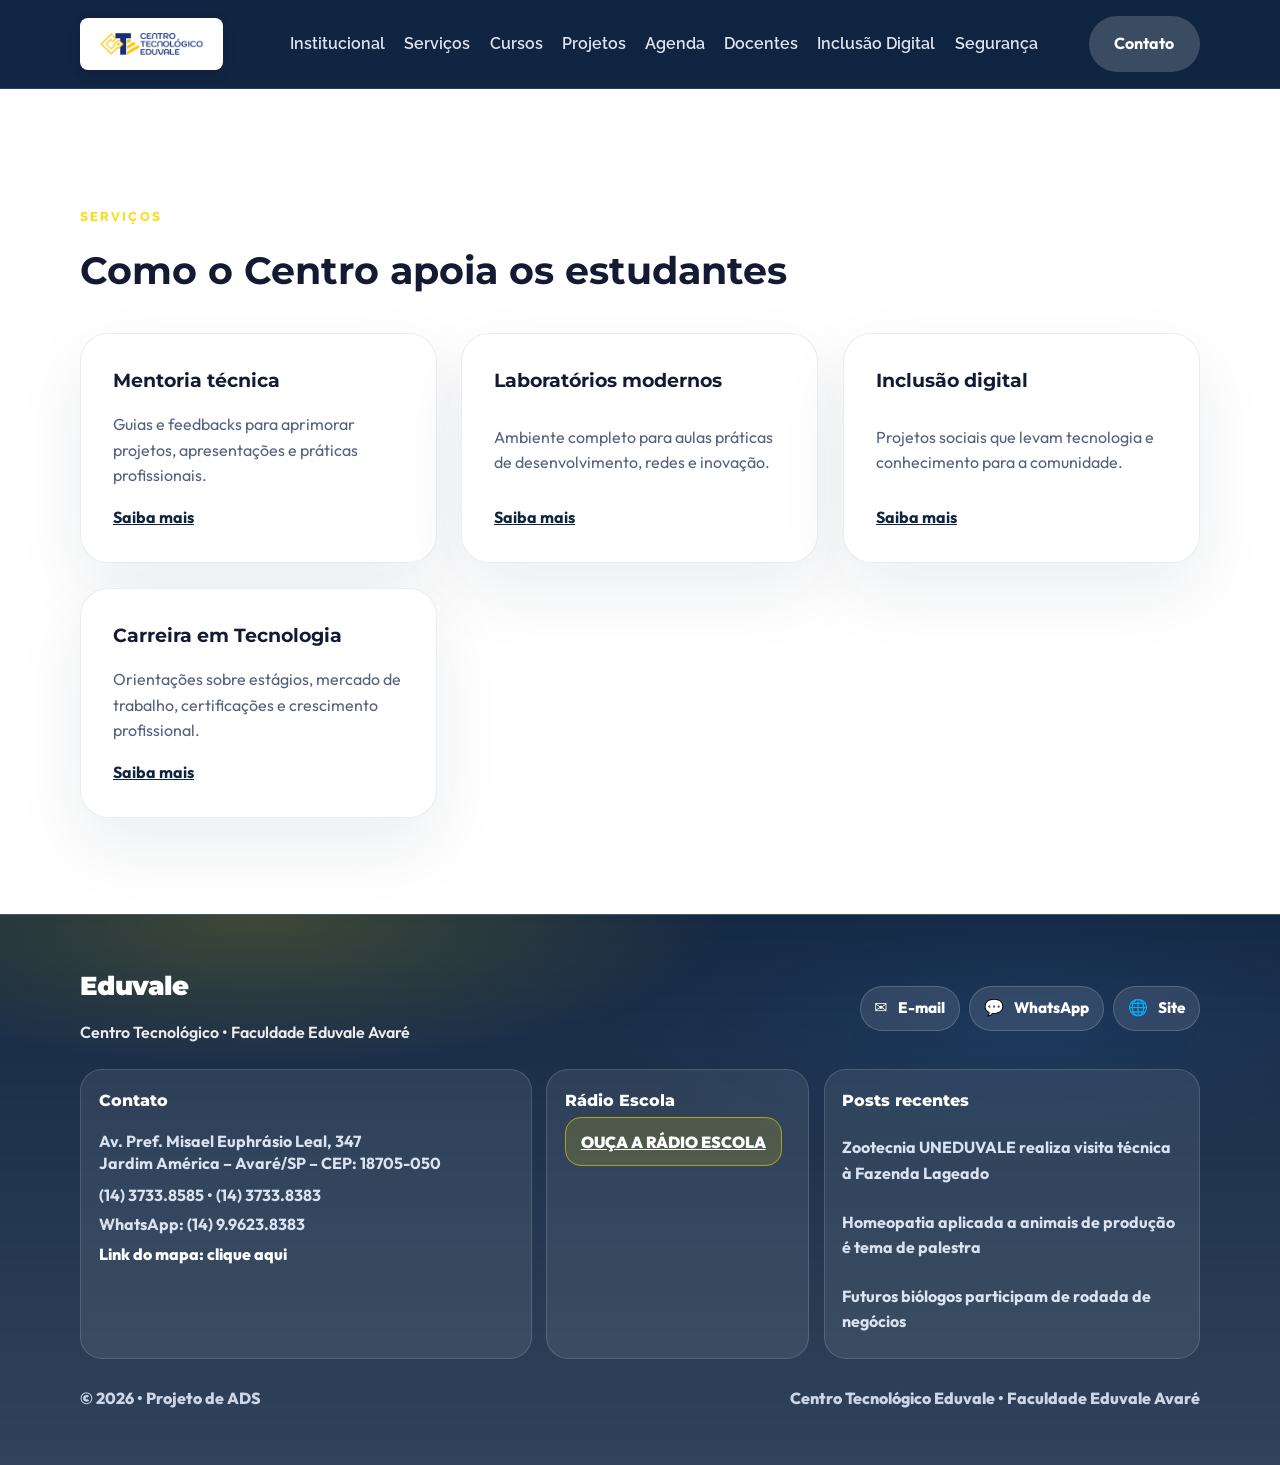
<file: servicos.html>
<!DOCTYPE html>
<html lang="pt-BR">
<head>
  <meta charset="UTF-8">
  <meta name="viewport" content="width=device-width, initial-scale=1.0">
  <title>Centro Tecnológico Eduvale</title>
  <link rel="preconnect" href="https://fonts.googleapis.com">
  <link rel="preconnect" href="https://fonts.gstatic.com" crossorigin>
  <link href="https://fonts.googleapis.com/css2?family=Outfit:wght@300;400;600;700&family=Montserrat:wght@600;700;800;900&family=Raleway:wght@300;400;500;600;700&display=swap" rel="stylesheet">
  <link rel="stylesheet" href="style.css">
  <script defer src="app.js"></script>
</head>
<body class="page-interna">
  <div id="readingProgress" class="reading-progress"></div>

  <header class="topbar" id="topbar">
    <div class="container header-inner">
      <a href="index.html" class="home-link" aria-label="Home">
        <img src="images/logo.png" alt="Centro Tecnológico Eduvale" loading="lazy">
      </a>

      <nav class="main-nav" aria-label="Menu principal">
        <a href="institucional.html">Institucional</a>
        <a href="servicos.html">Serviços</a>
        <a href="cursos.html">Cursos</a>
        <a href="projetos.html">Projetos</a>
        <a href="agenda.html">Agenda</a>
        <a href="docentes.html">Docentes</a>
        <a href="inclusao.html">Inclusão Digital</a>
        <a href="seguranca.html">Segurança</a>
      </nav>

      <div class="header-actions">
        <div aria-hidden="true" style="display:none"></div>
        <a href="contato.html" class="btn btn-signup">Contato</a>
        <button id="burgerBtn" class="burger-btn" aria-label="Abrir menu" aria-controls="sidebar" aria-expanded="false">☰</button>
      </div>
    </div>
  </header>

  <div id="sidebar" class="sidebar closed" aria-hidden="true" role="navigation">
    <div class="sidebar-top">
      <a href="index.html" class="home-link sidebar-logo" aria-label="Home">
        <img src="images/logo.png" alt="Centro Tecnológico Eduvale" loading="lazy">
      </a>
      <button class="sidebar-close" aria-label="Fechar menu">✕</button>
    </div>
    <nav class="sidebar-nav">
      <a href="institucional.html" class="sidebar-link">Institucional</a>
      <a href="servicos.html" class="sidebar-link">Serviços</a>
      <a href="cursos.html" class="sidebar-link">Cursos</a>
      <a href="projetos.html" class="sidebar-link">Projetos</a>
      <a href="agenda.html" class="sidebar-link">Agenda</a>
      <a href="docentes.html" class="sidebar-link">Docentes</a>
      <a href="inclusao.html" class="sidebar-link">Inclusão</a>
      <a href="seguranca.html" class="sidebar-link">Segurança</a>
      <a href="contato.html" class="sidebar-link">Contato</a>
    </nav>
  </div>

  <div id="sidebarOverlay" class="sidebar-overlay"></div>

  <div id="introScreen" class="intro-screen">
    <div class="intro-content">
      <h1>Centro Tecnológico Eduvale</h1>
      <p id="typingText"></p>
      <button class="btn btn-primary" onclick="hideIntro()">Entrar no site</button>
    </div>
  </div>

  <main class="main-content">
    <section id="servicos" class="section section-cards container">
      <div class="section-heading">
        <span class="section-label">Serviços</span>
        <h2>Como o Centro apoia os estudantes</h2>
      </div>
      <div class="service-grid">
        <article class="service-card neon-card hover-lift">
          <h3>Mentoria técnica</h3>
          <p>Guias e feedbacks para aprimorar projetos, apresentações e práticas profissionais.</p>
          <a class="link-secondary" href="contato.html">Saiba mais</a>
        </article>
        <article class="service-card neon-card hover-lift">
          <h3>Laboratórios modernos</h3>
          <p>Ambiente completo para aulas práticas de desenvolvimento, redes e inovação.</p>
          <a class="link-secondary" href="contato.html">Saiba mais</a>
        </article>
        <article class="service-card neon-card hover-lift">
          <h3>Inclusão digital</h3>
          <p>Projetos sociais que levam tecnologia e conhecimento para a comunidade.</p>
          <a class="link-secondary" href="inclusao.html">Saiba mais</a>
        </article>
        <article class="service-card neon-card hover-lift">
          <h3>Carreira em Tecnologia</h3>
          <p>Orientações sobre estágios, mercado de trabalho, certificações e crescimento profissional.</p>
          <a class="link-secondary" href="contato.html">Saiba mais</a>
        </article>
      </div>

    </section>
  </main>

  <footer class="site-footer site-footer--compact" role="contentinfo">
    <div class="container footer-compact-inner">
      <div class="footer-compact-top">
        <div class="footer-brand">
          <div class="footer-logo" aria-hidden="true">Eduvale</div>
          <p class="footer-tagline">Centro Tecnológico • Faculdade Eduvale Avaré</p>
        </div>

        <div class="footer-compact-actions" aria-label="Ações rápidas">
          <a class="footer-cta" href="mailto:comercial@eduvaleavare.com.br">
            ✉️ <span>E-mail</span>
          </a>
          <a class="footer-cta" href="#" onclick="return false;" aria-label="Abrir WhatsApp">
            💬 <span>WhatsApp</span>
          </a>
          <a class="footer-cta" href="https://www.eduvaleavare.com.br" target="_blank" rel="noopener">
            🌐 <span>Site</span>
          </a>
        </div>
      </div>

      <div class="footer-compact-grid">
        <div class="footer-compact-card">
          <h3 class="footer-title">Contato</h3>
          <p class="footer-text">
            Av. Pref. Misael Euphrásio Leal, 347<br>
            Jardim América – Avaré/SP – CEP: 18705-050
          </p>
          <p class="footer-text" style="margin-top:.6rem;">(14) 3733.8585 • (14) 3733.8383</p>
          <p class="footer-text" style="margin-top:.4rem;">WhatsApp: (14) 9.9623.8383</p>
          <a class="footer-link" href="#" onclick="return false;" aria-label="Link do mapa">Link do mapa: clique aqui</a>
        </div>

        <div class="footer-compact-card">
          <h3 class="footer-title">Rádio Escola</h3>
          <a class="footer-mini-btn" href="https://www.eduvalefm.com.br/radio/" target="_blank" rel="noopener">OUÇA A RÁDIO ESCOLA</a>
        </div>

        <div class="footer-compact-card">
          <h3 class="footer-title">Posts recentes</h3>
          <ul class="footer-posts footer-posts--compact" aria-label="Posts recentes">
            <li><a href="#" onclick="return false;">Zootecnia UNEDUVALE realiza visita técnica à Fazenda Lageado</a></li>
            <li><a href="#" onclick="return false;">Homeopatia aplicada a animais de produção é tema de palestra</a></li>
            <li><a href="#" onclick="return false;">Futuros biólogos participam de rodada de negócios</a></li>
          </ul>
        </div>
      </div>

      <div class="footer-bottom footer-bottom--compact">
        <p class="footer-copy">© 2026 • Projeto de ADS</p>
        <p class="footer-legal">Centro Tecnológico Eduvale • Faculdade Eduvale Avaré</p>
      </div>
    </div>
  </footer>
</body>
</html>
</file>
<file: style.css>
/* New layout based on the Eduvale project principal */
:root {
  --primary: #0f243f;
  --secondary: #ffd900;
  --accent: #2657a4;
  --background: #f5f8ff;
  --surface: #ffffff;
  --text: #141a33;
  --muted: #55627f;
  --border: rgba(15, 36, 63, 0.08);
  --shadow: 0 28px 70px rgba(15, 36, 63, 0.08);
}

* {
  box-sizing: border-box;
}

html {
  scroll-behavior: smooth;
  scroll-padding-top: 110px;
}

body {
  margin: 0;
  /* Primary UI font */
  font-family: 'Outfit', 'Montserrat', system-ui, -apple-system, "Segoe UI", Roboto, "Helvetica Neue", Arial, sans-serif;
  background: #ffffff;
  color: var(--text);
  line-height: 1.6;
}

/* Headings use Montserrat for stronger display */
h1, h2, h3 {
  font-family: 'Montserrat', 'Raleway', 'Outfit', system-ui, -apple-system, "Segoe UI", Roboto, Arial, sans-serif;
}

h1 {
  font-weight: 900;
}

h2, h3 {
  font-weight: 700;
}

img {
  display: block;
  max-width: 100%;
}

button,
input,
select,
textarea {
  font: inherit;
}

.container {
  width: min(1120px, calc(100% - 2rem));
  margin: 0 auto;
}

.topbar {
  position: fixed;
  top: 0;
  left: 0;
  right: 0;
  width: 100%;
  z-index: 150;
  background: linear-gradient(90deg, #112544, #0f243f);
  border-bottom: 1px solid rgba(255, 255, 255, 0.12);
  backdrop-filter: blur(15px);
}

.header-inner {
  display: flex;
  align-items: center;
  justify-content: space-between;
  gap: 1rem;
  padding: 1rem 0;
  flex-wrap: wrap;
}

.main-nav {
  display: flex;
  align-items: center;
  justify-content: center;
  gap: 1.2rem;
  flex-wrap: nowrap;
  overflow-x: auto;
  white-space: nowrap;
  padding: 0.2rem 0.75rem;
  flex: 1 1 auto;
  min-width: 0;
  margin: 0 1rem;
}

.main-nav::-webkit-scrollbar {
  display: none;
}

.main-nav a {
  min-width: max-content;
}

.main-nav a,
.sidebar-link {
  color: var(--background);
  text-decoration: none;
  font-weight: 600;
  transition: color 0.2s ease, opacity 0.2s ease;
  opacity: 0.9;
}

/* Use Raleway for navigation and small labels */
.main-nav a,
.sidebar-link,
.section-label {
  font-family: 'Raleway', 'Outfit', system-ui, -apple-system, "Segoe UI", Roboto, Arial, sans-serif;
}

/* Small home button in the top nav */
/* removed .btn-home — logo is the Home control */

/* Home button on the left of the header */
.home-link {
  display: inline-flex;
  align-items: center;
  justify-content: center;
  margin-right: 1rem;
  text-decoration: none;
  background-color: #ffffff;
  border-radius: 8px;
  padding: 0.25rem 0.5rem;
  transition: background 0.2s ease, transform 0.2s ease, box-shadow 0.2s ease;
  flex: 0 0 auto;
  height: 52px;
  min-width: 0;
  max-width: 160px;
  overflow: hidden;
  box-shadow: 0 4px 12px rgba(0, 0, 0, 0.15);
  position: relative;
  left: auto;
  top: auto;
  transform: none;
  z-index: 220;
}

.home-link img {
  display: block;
  height: auto;
  max-height: 100%;
  width: auto;
  max-width: 140px;
  object-fit: contain;

  /* Garante visibilidade (caso algum filtro/opacidade esteja afetando) */
  opacity: 1;
  filter: none;
  mix-blend-mode: normal;
}


.home-link:hover,
.home-link:focus-visible {
  background-color: #f0f0f0;
  transform: translateY(-2px) scale(1.01);
  box-shadow: 0 6px 12px rgba(0, 0, 0, 0.12);
}

/* Accessibility helper */
.sr-only {
  position: absolute !important;
  width: 1px;
  height: 1px;
  padding: 0;
  margin: -1px;
  overflow: hidden;
  clip: rect(0, 0, 0, 0);
  white-space: nowrap;
  border: 0;
}

.main-nav a:hover,
.sidebar-link:hover,
.main-nav a.active,
.sidebar-link.active {
  color: #fff;
  opacity: 1;
}

.header-actions {
  display: flex;
  align-items: center;
  gap: 1rem;
  flex-wrap: wrap;
  justify-content: flex-end;
  min-width: 0;
}

.header-actions > * {
  min-width: 0;
}

.toggle-switch {
  width: 56px;
  height: 30px;
  border-radius: 999px;
  border: 1px solid rgba(255, 255, 255, 0.4);
  background: rgba(255, 255, 255, 0.16);
  position: relative;
  cursor: pointer;
  padding: 3px;
}

.toggle-switch span {
  content: '';
  position: absolute;
  width: 22px;
  height: 22px;
  border-radius: 50%;
  background: #fff;
  top: 50%;
  left: 4px;
  transform: translateY(-50%);
  transition: transform 0.25s ease;
}

/* Dark mode desativado (removido para corrigir bug no cabeçario) */
/* body.dark-mode .toggle-switch span {
  transform: translate(24px, -50%);
} */

.btn-signup {
  display: inline-flex;
  align-items: center;
  justify-content: center;
  padding: 0.85rem 1.5rem;
  border-radius: 999px;
  background: rgba(255, 255, 255, 0.18);
  color: #fff;
  text-decoration: none;
  font-weight: 700;
  border: 1px solid rgba(255, 255, 255, 0.25);
  transition: transform 0.2s ease, background 0.2s ease;
  white-space: nowrap;
}

.btn-signup:hover,
.btn-signup:focus-visible {
  transform: translateY(-2px);
  background: rgba(255, 255, 255, 0.28);
}

.burger-btn {
  display: none;
  border: none;
  background: none;
  color: #fff;
  font-size: 1.35rem;
  cursor: pointer;
}

.sidebar {
  position: fixed;
  top: 0;
  left: 0;
  width: 280px;
  height: 100vh;
  background: rgba(255, 255, 255, 0.97);
  border-right: 1px solid rgba(15, 36, 63, 0.08);
  padding: 6rem 1.5rem 1.5rem;
  transform: translateX(-110%);
  transition: transform 0.3s ease;
  z-index: 220;
  pointer-events: auto;
}

/* Explicit closed state to avoid class conflicts when both 'closed' and 'open' are present */
.sidebar.closed {
  transform: translateX(-110%) !important;
}

.sidebar.open {
  transform: translateX(0) !important;
}

/* Sidebar visual styles to match site theme and ensure links are readable */
.sidebar {
  color: var(--text);
  background: var(--surface);
}

.sidebar-nav {
  display: block;
  padding: 0;
  margin: 0;
}

.sidebar-link {
  display: block;
  color: var(--text);
  text-decoration: none;
  padding: 0.6rem 0.5rem;
  border-radius: 8px;
  font-weight: 600;
  position: relative;
  z-index: 221;
  pointer-events: auto;
}

.sidebar-link:hover,
.sidebar-link:focus {
  background: rgba(15,36,63,0.04);
  color: var(--primary);
}

/* Mobile: fullscreen sidebar style (slide from left, full-width menu list) */
@media (max-width: 900px) {
  .sidebar {
    top: 0;
    left: 0;
    width: 100%;
    height: 100vh;
    transform: translateX(-100%);
    padding: 0;
    background: var(--surface);
    box-shadow: 0 20px 60px rgba(15,36,63,0.15);
    border-right: none;
  }

  .sidebar.open {
    transform: translateX(0);
  }

  .sidebar-top {
    display: flex;
    align-items: center;
    justify-content: space-between;
    gap: 1rem;
    padding: 0.75rem 1rem;
    background: linear-gradient(90deg, #112544, #0f243f);
    color: #fff;
  }

  .sidebar-logo img {
    height: 34px;
    width: auto;
    display: block;
  }

  .sidebar-close {
    background: none;
    border: none;
    color: #fff;
    font-size: 1.4rem;
    cursor: pointer;
  }

  .sidebar-nav {
    margin: 0;
    padding: 0.25rem 0;
  }

  .sidebar-link {
    display: block;
    background: #fff;
    color: var(--text);
    padding: 1rem 1rem;
    border-bottom: 1px solid rgba(15,36,63,0.06);
    font-weight: 600;
  }

  .sidebar-link:hover,
  .sidebar-link:focus {
    background: rgba(15,36,63,0.02);
    color: var(--primary);
  }

}

.sidebar-nav {
  display: grid;
  gap: 1rem;
}

.sidebar-overlay {
  position: fixed;
  inset: 0;
  background: rgba(15, 36, 63, 0.55);
  opacity: 0;
  visibility: hidden;
  transition: opacity 0.3s ease;
  z-index: 180;
  pointer-events: none;
}

.sidebar-overlay.open {
  opacity: 1;
  visibility: visible;
  pointer-events: auto;
}

.reading-progress {
  position: fixed;
  top: 0;
  left: 0;
  height: 4px;
  width: 0;
  background: linear-gradient(90deg, var(--secondary), var(--accent));
  z-index: 170;
}

.intro-screen {
  position: fixed;
  inset: 0;
  display: flex;
  align-items: center;
  justify-content: center;
  background: linear-gradient(135deg, rgba(15, 36, 63, 0.94), rgba(38, 87, 164, 0.94));
  color: #fff;
  z-index: 999;
  padding: 2rem;
}

.intro-screen.hidden {
  opacity: 0;
  visibility: hidden;
  pointer-events: none;
}

/* Intro: evitar tapar o conteúdo em páginas internas */
.page-interna #introScreen {
  display: none !important;
}



.intro-content {
  max-width: 640px;
  text-align: center;
}

.hero-section {
  position: relative;
  min-height: 92vh;
  padding: 6rem 0 4rem;
  /* Fachada com overlay mais “meio transparente” (camadas separadas) */
  background-image: url('images/fachada.png');
  background-size: cover;
  background-position: center;
  color: #fff;
}

.hero-section::before {
  content: '';
  position: absolute;
  inset: 0;
  /* Cor + transparência pra manter os detalhes da fachada */
  background:
    linear-gradient(180deg, rgba(15, 36, 63, 0.78) 0%, rgba(15, 36, 63, 0.34) 55%, rgba(15, 36, 63, 0.12) 100%),
    radial-gradient(circle at 20% 0%, rgba(255, 217, 0, 0.16), transparent 45%),
    radial-gradient(circle at 90% 10%, rgba(38, 87, 164, 0.20), transparent 45%);
  z-index: 0;
}


/* Garante que o conteúdo do hero fique acima do overlay */
.hero-section > * {
  position: relative;
  z-index: 1;
}


  /* hero content centered via panel */
.hero-content {
  position: relative;
  z-index: 1;
  text-align: center;
  display: flex;
  align-items: center;
  justify-content: center;
}

/* centered rounded panel inside hero */
.hero-panel {
  width: min(1100px, calc(100% - 4rem));
  background: rgba(15,36,63,0.88);
  border-radius: 28px;
  padding: 3.25rem 2.25rem;
  box-shadow: 0 30px 80px rgba(15,36,63,0.45);
  border: 1px solid rgba(255,255,255,0.04);
  backdrop-filter: blur(6px);
  text-align: center;
}

/* Buttons */
.btn-primary {
  background: var(--secondary);
  color: var(--primary);
  padding: 0.85rem 1.6rem;
  border-radius: 999px;
  font-weight: 800;
  text-decoration: none;
  box-shadow: 0 10px 30px rgba(255,217,0,0.12);
}

.btn-secondary {
  background: rgba(255,255,255,0.12);
  color: #fff;
  padding: 0.75rem 1.25rem;
  border-radius: 999px;
  border: 1px solid rgba(255,255,255,0.12);
  text-decoration: none;
}

.hero-overlay {
  position: absolute;
  inset: 0;
  background: radial-gradient(circle at top left, rgba(255,255,255,0.18), transparent 30%);
}

/* removed inline fachada image; using hero background instead */

.hero-content {
  position: relative;
  z-index: 1;
  text-align: center;
}

.eyebrow {
  display: inline-flex;
  margin-bottom: 1rem;
  color: var(--secondary);
  font-weight: 700;
  text-transform: uppercase;
  letter-spacing: 0.18em;
}

.hero-section h1 {
  margin: 0 auto 1.2rem;
  max-width: 780px;
  font-size: clamp(2.6rem, 6vw, 5rem);
  line-height: 1.02;
  font-weight: 900;
  font-family: 'Montserrat', 'Raleway', 'Outfit', system-ui, sans-serif;
  letter-spacing: -0.02em;
  text-rendering: optimizeLegibility;
  -webkit-font-smoothing: antialiased;
  -moz-osx-font-smoothing: grayscale;
}

.hero-section p {
  margin: 0 auto 2rem;
  max-width: 42rem;
  color: rgba(255,255,255,0.9);
}

.hero-actions {
  display: flex;
  justify-content: center;
  gap: 1rem;
  flex-wrap: wrap;
  margin-bottom: 2rem;
}

.hero-badges {
  display: flex;
  justify-content: center;
  gap: 0.75rem;
  flex-wrap: wrap;
}

.badge {
  background: rgba(255,255,255,0.12);
  color: #fff;
  padding: 0.75rem 1rem;
  border-radius: 999px;
  font-weight: 700;
}

.section {
  padding: 6rem 0;
}

.section-heading {
  display: grid;
  gap: 0.8rem;
  margin-bottom: 2rem;
}

.section-heading h2 {
  margin: 0;
  font-size: clamp(2rem, 3vw, 2.8rem);
}

/* Larger subtitle for course pages */
.subtitle {
  font-size: 1.125rem; /* larger than default */
  font-weight: 700;
  color: #000000;
  margin-top: 0.6rem;
  line-height: 1.4;
}

/* Docentes grid and card styles */
.docentes-grid {
  display: grid;
  grid-template-columns: repeat(auto-fit, minmax(220px, 1fr));
  gap: 1rem;
  align-items: start;
}

.docente-card {
  display: flex;
  gap: 1rem;
  align-items: center;
  background: linear-gradient(180deg, rgba(255,255,255,0.02), rgba(255,255,255,0.01));
  padding: 1rem;
  border-radius: 12px;
  border: 1px solid rgba(15,36,63,0.06);
  transition: transform 260ms cubic-bezier(.2,.9,.2,1), box-shadow 260ms ease, background 260ms ease;
  cursor: pointer;
}

.docente-card:focus {
  outline: none;
  box-shadow: 0 8px 30px rgba(2,6,23,0.12);
  transform: translateY(-6px);
}

.docente-card .avatar {
  flex: 0 0 56px;
  height: 56px;
  border-radius: 12px;
  display: grid;
  place-items: center;
  font-weight: 800;
  color: var(--primary);
  background: linear-gradient(135deg, rgba(255,217,0,0.12), rgba(38,87,164,0.06));
  font-family: 'Montserrat', sans-serif;
}

.doc-body {
  flex: 1 1 auto;
}

.doc-name {
  margin: 0;
  font-size: 1rem;
  font-weight: 700;
}

.doc-role {
  margin: 0.15rem 0 0;
  font-size: 0.9rem;
  color: var(--muted);
}

.doc-more {
  margin-top: 0.6rem;
  color: var(--text);
  font-size: 0.92rem;
  max-height: 0;
  overflow: hidden;
  transition: max-height 300ms ease, opacity 300ms ease;
  opacity: 0;
}

.docente-card[aria-expanded="true"] {
  background: rgba(255,255,255,0.03);
}

.docente-card[aria-expanded="true"] .doc-more {
  max-height: 160px;
  opacity: 1;
}

@media (max-width: 620px) {
  .docente-card { gap: 0.75rem; padding: 0.85rem; }
  .docente-card .avatar { flex-basis: 48px; height: 48px; }
}

.section-label {
  color: var(--secondary);
  font-weight: 700;
  letter-spacing: 0.16em;
  text-transform: uppercase;
  font-size: 0.82rem;
}

.course-overview {
  background: rgba(255,255,255,0.08);
  border: 1px solid rgba(255,255,255,0.16);
  border-radius: 26px;
  padding: 2rem;
  margin-top: 1.5rem;
  color: rgba(255,255,255,0.92);
}

.course-overview p {
  margin: 0 0 1rem;
  line-height: 1.78;
}

.course-overview-image {
  display: block;
  width: 100%;
  max-width: 680px;
  border-radius: 24px;
  margin: 0 0 1.5rem;
  object-fit: cover;
}

.course-info-grid {
  display: grid;
  grid-template-columns: repeat(4, minmax(150px, 1fr));
  gap: 1rem;
  margin-top: 1.8rem;
}

.course-info-card {
  background: rgba(255,255,255,0.08);
  border: 1px solid rgba(255,255,255,0.16);
  border-radius: 24px;
  padding: 1.5rem;
  text-align: center;
}

.course-info-card h3 {
  margin: 0;
  font-size: 0.95rem;
  font-weight: 700;
  color: var(--secondary);
}

.course-info-card p {
  margin: 0.75rem 0 0;
  color: #fff;
  font-size: 0.96rem;
  line-height: 1.5;
}

.course-legal {
  display: grid;
  gap: 1rem;
  margin-top: 1.8rem;
  padding: 1.75rem;
  background: rgba(255,255,255,0.06);
  border: 1px solid rgba(255,255,255,0.14);
  border-radius: 24px;
}

.course-legal h3 {
  margin: 0 0 0.5rem;
  font-size: 1rem;
  color: var(--secondary);
}

.course-legal p {
  margin: 0;
  color: rgba(255,255,255,0.86);
  line-height: 1.65;
}

@media (max-width: 900px) {
  .course-info-grid {
    grid-template-columns: repeat(2, minmax(150px, 1fr));
  }
}

@media (max-width: 620px) {
  .course-info-grid {
    grid-template-columns: 1fr;
  }
}

.highlights-section,
.service-grid,
.course-grid,
.projects-grid,
.agenda-grid,
.docentes-grid,
.institutional-grid,
.grade-grid,
.security-grid {
  display: grid;
  gap: 1.5rem;
}

.highlights-section {
  grid-template-columns: repeat(3, minmax(220px, 1fr));
}

.highlight-card,
.service-card,
.course-card,
.project-card,
.agenda-card,
.docente-card,
.grade-card,
.glass-card,
.contact-info {
  background: var(--surface);
  border: 1px solid var(--border);
  border-radius: 28px;
  box-shadow: var(--shadow);
  padding: 2rem;
}

/* Grade Curricular (ADS) - deixar mais “bonita” com borda azul/dourada */
#cursos .grade-card {
  position: relative;
  background: rgba(255,255,255,0.98);
  border: 1px solid rgba(15,36,63,0.12);
  overflow: hidden;
}

#cursos .grade-card::before {
  content: '';
  position: absolute;
  inset: 0;
  border-radius: 28px;
  padding: 1px;
  background: linear-gradient(135deg, rgba(38,87,164,0.95), rgba(255,217,0,0.75));
  -webkit-mask:
    linear-gradient(#000 0 0) content-box,
    linear-gradient(#000 0 0);
  mask:
    linear-gradient(#000 0 0) content-box,
    linear-gradient(#000 0 0);
  -webkit-mask-composite: xor;
  mask-composite: exclude;
  pointer-events: none;
}

#cursos .grade-card::after {
  content: '';
  position: absolute;
  inset: -60px -80px auto auto;
  width: 180px;
  height: 180px;
  background: radial-gradient(circle at center, rgba(255,217,0,0.20), transparent 60%);
  transform: rotate(18deg);
  pointer-events: none;
}

#cursos .grade-card h3 {
  color: var(--primary);
}

#cursos .grade-card ul {
  margin-top: 0.75rem;
}

#cursos .grade-card p {
  margin-top: 1.1rem;
  color: var(--muted);
  font-weight: 700;
}

#cursos .course-legal {
  box-shadow: var(--shadow);
}

#cursos .course-legal ul {
  margin-top: 0.6rem;
}

.highlight-card h2,
.service-card h3,
.course-card h3,
.project-card h3,
.agenda-card h3,
.docente-card h3,
.grade-card h3,
.glass-card h3 {
  margin: 0;
}

.highlight-card p,
.service-card p,
.course-card p,
.project-card p,
.agenda-card p,
.docente-card p,
.grade-card p,
.glass-card p {
  margin-top: 1rem;
  color: var(--muted);
}

.institutional-grid {
  grid-template-columns: repeat(3, minmax(240px, 1fr));
}

.institutional-details {
  display: grid;
  gap: 1.5rem;
  margin-top: 2rem;
}

.institutional-images {
  display: grid;
  gap: 1rem;
  grid-template-columns: repeat(2, minmax(0, 1fr));
}

.institutional-images img {
  width: 100%;
  aspect-ratio: 4 / 3;
  object-fit: cover;
  border-radius: 24px;
}

/* Textos longos no institucional (Histórico/Missão/Objetivos)
   Garante legibilidade e evita que algum container fique invisível por contraste. */
#institucional .institutional-details > div p,
#institucional .institutional-details > div li {
  color: #111111;
  font-size: 1rem;
  line-height: 1.75;
}

#institucional .institutional-details {
  color: #111111;
}




#institucional .institutional-details > div ul {
  margin: 0.75rem 0 0;
  padding-left: 1.2rem;
  display: grid;
  gap: 0.6rem;
}


.service-grid,
.course-grid,
.projects-grid,
.agenda-grid,
.docentes-grid,
.security-grid,
.grade-grid {
  grid-template-columns: repeat(3, minmax(240px, 1fr));
}

.service-card,
.project-card,
.docente-card,
.course-card,
.grade-card {
  display: flex;
  flex-direction: column;
  justify-content: space-between;
}

.project-card {
  gap: 1rem;
}

.project-image {
  width: 100%;
  min-height: 180px;
  border-radius: 22px;
  background: linear-gradient(135deg, var(--accent), var(--primary));
}

.project-image img {
  display: block;
  width: 100%;
  height: 100%;
  object-fit: cover;
  border-radius: 22px; /* match parent */
}

.course-badge {
  display: inline-flex;
  align-items: center;
  justify-content: center;
  padding: 0.75rem 1rem;
  border-radius: 999px;
  background: var(--background);
  color: var(--text);
  font-weight: 700;
  margin-top: 1.2rem;
}

.neon-card {
  position: relative;
}

.neon-card::before {
  content: '';
  position: absolute;
  inset: -20px;
  background: radial-gradient(circle at top left, rgba(255, 217, 0, 0.2), transparent 25%);
  opacity: 0;
  transition: opacity 0.3s ease;
  pointer-events: none;
}

.neon-card:hover::before {
  opacity: 0;
}

.hover-lift {
  transform: translateY(0);
  transition: transform 0.25s ease, box-shadow 0.25s ease;
  will-change: transform, box-shadow;
}

.hover-lift:hover {
  transform: translateY(-4px);
  box-shadow: 0 22px 40px rgba(15, 36, 63, 0.12);
}

.link-secondary {
  display: inline-flex;
  color: var(--primary);
  text-decoration: underline;
  font-weight: 700;
  cursor: pointer;
  position: relative;
  z-index: 1;
}

.link-secondary:hover,
.link-secondary:focus-visible {
  color: var(--accent);
  text-decoration: underline;
}

.course-filter {
  display: flex;
  flex-wrap: wrap;
  gap: 0.75rem;
  margin-bottom: 2rem;
}

.filter-tab {
  background: rgba(255,255,255,0.92);
  border: 1px solid rgba(15, 36, 63, 0.12);
  color: var(--text);
  padding: 0.9rem 1.2rem;
  border-radius: 999px;
  cursor: pointer;
  transition: all 0.25s ease;
}

.filter-tab.active,
.filter-tab:hover {
  border-color: var(--secondary);
  color: var(--primary);
  background: rgba(255, 217, 0, 0.14);
}

.grade-block {
  margin-top: 3rem;
}

.agenda-card {
  padding: 2rem;
}

.agenda-date {
  display: inline-flex;
  align-items: center;
  justify-content: center;
  width: 4rem;
  height: 4rem;
  border-radius: 18px;
  background: var(--secondary);
  color: var(--primary);
  font-weight: 800;
  margin-bottom: 1rem;
}

.highlight-event {
  border: 2px solid var(--secondary);
}

.docente-card img {
  width: 100%;
  aspect-ratio: 1 / 1;
  object-fit: cover;
  border-radius: 24px;
  margin-bottom: 1rem;
}

/* When there are no photos, center names and areas */
.no-photos .docente-card,
.no-photos .team-card {
  display: flex;
  flex-direction: column;
  align-items: center;
  text-align: center;
  padding: 1rem 0.75rem;
}

.doc-name {
  font-size: 1.05rem;
  margin: 0 0 0.35rem 0;
}

.doc-area {
  color: #334155;
  font-size: 0.95rem;
}

.inclusion-list {
  list-style: none;
  padding: 0;
  margin: 1.5rem 0;
  display: grid;
  gap: 1rem;
}

.inclusion-list li {
  padding: 1rem 1.25rem;
  border-radius: 18px;
  background: var(--surface);
  border: 1px solid var(--border);
}

.contact-block {
  display: grid;
  grid-template-columns: 1.35fr 1fr;
  gap: 2rem;
}

.contact-right {
  display: grid;
  gap: 1rem;
}

.contact-map {
  padding: 1.5rem;
}

.map-wrapper {
  width: 100%;
  border-radius: 22px;
  overflow: hidden;
  box-shadow: inset 0 0 0 1px rgba(15, 36, 63, 0.08);
}

.contact-form {
  display: grid;
  gap: 1rem;
}

label {
  font-weight: 600;
}

input,
textarea {
  width: 100%;
  border: 1px solid rgba(15, 36, 63, 0.12);
  border-radius: 18px;
  padding: 1rem 1.1rem;
  background: #fff;
  color: var(--text);
}

textarea {
  resize: vertical;
}

.form-status {
  min-height: 1.4rem;
  color: var(--primary);
  font-weight: 600;
}

.btn {
  display: inline-flex;
  align-items: center;
  justify-content: center;
  padding: 0.95rem 1.6rem;
  border-radius: 999px;
  border: none;
  cursor: pointer;
  transition: transform 0.2s ease, box-shadow 0.2s ease;
}

.btn:hover,
.btn:focus-visible {
  transform: translateY(-1px);
}

.btn-primary {
  background: var(--secondary);
  color: var(--primary);
  font-weight: 700;
}

.btn-secondary {
  background: rgba(255,255,255,0.14);
  color: #fff;
  border: 1px solid rgba(255,255,255,0.22);
}

.main-content {
  padding-top: 110px;
}

.hidden-section {
  display: none !important;
}

.site-footer {
  padding: 3.2rem 0 3rem;
  color: #e8f0ff;
  background: linear-gradient(180deg, rgba(15,36,63,0.98), rgba(15,36,63,0.86));
  position: relative;
  border-top: 1px solid rgba(255,255,255,0.10);
}


.site-footer::before {
  content: '';
  position: absolute;
  inset: 0;
  background:
    radial-gradient(800px 250px at 20% 0%, rgba(255,217,0,0.18), transparent 60%),
    radial-gradient(700px 240px at 80% 20%, rgba(38,87,164,0.22), transparent 58%);
  pointer-events: none;
}

.site-footer * {
  position: relative;
}

.footer-inner {
  display: grid;
  gap: 2.2rem;
}

/* Compact footer (blue, menor, mais moderno) */
.footer-compact-inner {
  display: grid;
  gap: 1.2rem;
}

.footer-compact-top {
  display: flex;
  justify-content: space-between;
  align-items: center;
  gap: 1rem;
  flex-wrap: wrap;
}

.footer-compact-actions {
  display: flex;
  gap: 0.6rem;
  flex-wrap: wrap;
}

.footer-cta {
  display: inline-flex;
  align-items: center;
  gap: 0.65rem;
  padding: 0.55rem 0.85rem;
  border-radius: 999px;
  background: rgba(255,255,255,0.10);
  border: 1px solid rgba(255,255,255,0.18);
  color: #fff;
  text-decoration: none;
  font-weight: 800;
  transition: transform 0.2s ease, box-shadow 0.2s ease, background 0.2s ease;
}

.footer-cta span {
  font-size: 0.95rem;
}

.footer-cta:hover,
.footer-cta:focus-visible {
  transform: translateY(-2px);
  background: rgba(255,255,255,0.16);
  box-shadow: 0 18px 40px rgba(2,6,23,0.25);
}

.footer-compact-actions .footer-item{
  display:none;
}

.footer-inline-email{
  margin: 0;
  font-weight: 900;
  color: rgba(255,255,255,0.92);
  font-size: 0.95rem;
  padding: 0.25rem 0.6rem;
  border-radius: 999px;
  background: rgba(255,255,255,0.08);
  border: 1px solid rgba(255,217,0,0.30);
  box-shadow: inset 0 0 0 1px rgba(15,36,63,0.18);
  transition: transform 0.2s ease, background 0.2s ease, box-shadow 0.2s ease;
}

.footer-inline-email:hover,
.footer-inline-email:focus-visible{
  transform: translateY(-2px);
  background: rgba(255,217,0,0.16);
  box-shadow: 0 16px 40px rgba(255,217,0,0.12);
}

.footer-compact-actions{
  align-items: center;
}


.footer-compact-grid {
  display: grid;
  grid-template-columns: 1.2fr 0.7fr 1fr;
  gap: 0.9rem;
}

.footer-compact-card {
  background: rgba(255,255,255,0.08);
  border: 1px solid rgba(255,255,255,0.14);
  border-radius: 22px;
  padding: 1.1rem 1.1rem;
}

.footer-compact-card h3,
.footer-compact-card p,
.footer-compact-card a,
.footer-compact-card ul,
.footer-compact-card li {
  color: #ffffff;
}


.footer-title {
  color: #fff;
}

.footer-compact-card .footer-text {
  color: rgba(232,240,255,0.92);
  font-weight: 700;
  margin: 0.2rem 0;
}

.footer-mini-btn {
  width: 100%;
  padding: 0.85rem 0.95rem;
  border-radius: 16px;
  border: 1px solid rgba(255,217,0,0.55);
  background: rgba(255,217,0,0.15);
  color: #fff;
  font-weight: 900;
  cursor: pointer;
  transition: transform 0.2s ease, background 0.2s ease, box-shadow 0.2s ease;
}

.footer-mini-btn:hover,
.footer-mini-btn:focus-visible {
  transform: translateY(-2px);
  background: rgba(255,217,0,0.22);
  box-shadow: 0 18px 40px rgba(255,217,0,0.12);
}

.footer-posts--compact {
  margin-top: 0.6rem;
}

.footer-posts--compact li {
  margin: 0.35rem 0;
}

.footer-posts--compact li a {
  color: rgba(232,240,255,0.92) !important;
}

.footer-bottom--compact {
  margin-top: 0.2rem;
}

.footer-bottom--compact .footer-copy,
.footer-bottom--compact .footer-legal {
  color: rgba(232,240,255,0.85);
  font-weight: 800;
}

.footer-compact-inner .footer-logo,
.footer-compact-inner .footer-tagline {
  color: #fff;
}

.footer-compact-inner .footer-tagline {
  opacity: 0.9;
}

@media (max-width: 900px) {
  .footer-compact-grid {
    grid-template-columns: 1fr;
  }
}


.footer-brand {
  display: flex;
  flex-direction: column;
  gap: 0.5rem;
}

.footer-logo {
  font-family: 'Montserrat', 'Raleway', system-ui, sans-serif;
  font-weight: 900;
  letter-spacing: -0.02em;
  color: var(--primary);
  font-size: 1.6rem;
}

.footer-tagline {
  margin: 0;
  font-weight: 600;
  color: rgba(85,98,127,0.95);
}

.footer-columns {
  display: grid;
  grid-template-columns: 1.1fr 1fr 0.9fr;
  gap: 1.6rem;
  align-items: start;
}

.footer-col {
  background: rgba(255,255,255,0.88);
  border: 1px solid rgba(15,36,63,0.08);
  border-radius: 24px;
  padding: 1.6rem;
  box-shadow: 0 24px 60px rgba(15,36,63,0.06);
}

.footer-title {
  margin: 0 0 1rem;
  font-size: 1rem;
  color: var(--primary);
  font-weight: 800;
}

.footer-item {
  display: flex;
  gap: 0.75rem;
  align-items: flex-start;
  margin: 0.85rem 0;
}

.footer-icon {
  width: 34px;
  height: 34px;
  display: inline-flex;
  align-items: center;
  justify-content: center;
  border-radius: 12px;
  background: rgba(38,87,164,0.08);
  border: 1px solid rgba(38,87,164,0.16);
  flex: 0 0 auto;
}

.footer-text {
  margin: 0;
  font-weight: 600;
  color: rgba(20,26,51,0.85);
  line-height: 1.4;
}

.footer-link {
  display: inline-flex;
  align-items: center;
  gap: 0.6rem;
  margin-top: 0.25rem;
  font-weight: 800;
  color: var(--accent);
  text-decoration: none;
}

.footer-link:hover,
.footer-link:focus-visible {
  text-decoration: underline;
}

.footer-links {
  display: flex;
  flex-wrap: wrap;
  gap: 0.65rem;
}

.footer-chip {
  display: inline-flex;
  padding: 0.65rem 0.9rem;
  border-radius: 999px;
  background: rgba(38,87,164,0.08);
  border: 1px solid rgba(38,87,164,0.16);
  color: var(--primary);
  font-weight: 800;
  text-decoration: none;
  transition: transform 0.2s ease, box-shadow 0.2s ease;
}

.footer-chip:hover,
.footer-chip:focus-visible {
  transform: translateY(-2px);
  box-shadow: 0 16px 40px rgba(2,6,23,0.10);
}

.footer-posts {
  margin: 1rem 0 0;
  padding: 0;
  list-style: none;
  display: grid;
  gap: 0.75rem;
}

.footer-posts li a {
  color: rgba(20,26,51,0.84);
  font-weight: 700;
  text-decoration: none;
}

.footer-posts li a:hover,
.footer-posts li a:focus-visible {
  text-decoration: underline;
}

.footer-nav {
  display: grid;
  gap: 0.75rem;
}

.footer-nav a {
  color: rgba(20,26,51,0.84);
  font-weight: 800;
  text-decoration: none;
}

.footer-nav a:hover,
.footer-nav a:focus-visible {
  text-decoration: underline;
  color: var(--accent);
}

.footer-bottom {
  display: flex;
  gap: 1rem;
  justify-content: space-between;
  align-items: center;
  flex-wrap: wrap;
  color: var(--muted);
}

.footer-copy {
  margin: 0;
  font-weight: 700;
}

.footer-legal {
  margin: 0;
  font-weight: 700;
  color: rgba(85,98,127,0.95);
}

@media (max-width: 900px) {
  .footer-columns {
    grid-template-columns: 1fr;
  }

  .footer-bottom {
    justify-content: flex-start;
  }
}

@media (max-width: 620px) {
  .site-footer {
    padding: 2.2rem 0 2.2rem;
  }

  .footer-col {
    padding: 1.3rem;
  }
}

.site-footer p {
  margin: 0.3rem 0;
}


@media (max-width: 1100px) {
  .highlights-section,
  .institutional-grid,
  .service-grid,
  .course-grid,
  .projects-grid,
  .agenda-grid,
  .docentes-grid,
  .security-grid,
  .grade-grid {
    grid-template-columns: repeat(2, minmax(220px, 1fr));
  }

  .institutional-images {
    grid-template-columns: 1fr;
  }

  .contact-block {
    grid-template-columns: 1fr;
  }
}

@media (max-width: 900px) {
  /* Mobile: manter o layout limpo, deixando o menu de 3 pontos controlar a navegação */
  .main-nav {
    display: none;
  }

  .burger-btn {
    display: inline-flex;
    align-items: center;
    justify-content: center;
  }

  .sidebar {
    width: min(320px, 100%);
  }

  .header-inner {
    justify-content: space-between;
    gap: 0.75rem;
  }

  .header-actions {
    width: auto;
    flex: 0 1 auto;
    justify-content: flex-end;
  }

  .btn-signup {
    flex-shrink: 0;
  }

  .home-link {
    flex-shrink: 0;
  }

  .topbar {
    padding: 0.85rem 0;
  }

  .hero-section {
    padding-top: 5rem;
    min-height: 80vh;
  }
  .home-link img { height: 38px; }
  .hero-panel { width: calc(100% - 2rem); padding: 2.25rem 1.25rem; border-radius: 20px; }

  .institutional-details {
    display: block;
  }

  .institutional-grid,
  .service-grid,
  .course-grid,
  .highlights-section,
  .projects-grid,
  .agenda-grid,
  .docentes-grid,
  .security-grid,
  .grade-grid {
    grid-template-columns: 1fr;
  }
}


@media (max-width: 820px) {
  .header-inner {
    flex-wrap: wrap;
    align-items: center;
  }

  .home-link img { height: 36px; }

  .institutional-images,
  .service-grid,
  .course-grid,
  .highlights-section,
  .projects-grid,
  .agenda-grid,
  .docentes-grid,
  .security-grid,
  .grade-grid {
    grid-template-columns: 1fr;
  }
}

@media (max-width: 620px) {
  .topbar {
    padding: 0.85rem 0;
  }

  .hero-section h1 {
    font-size: 2.2rem;
  }

  .hero-section p {
    font-size: 1rem;
  }

  .section {
    padding: 4rem 0;
  }
  .home-link img { height: 32px; }
  .hero-panel { padding: 1.6rem 1rem; border-radius: 16px; }
  .hero-badges { gap: 0.5rem; }
  .badge { padding: 0.5rem 0.75rem; font-size: 0.9rem; }
  .btn-signup { padding: 0.6rem 1rem; font-size: 0.95rem; }
}

/* ================================================================
   AGENDA DINÂMICA â€” estilos de navegação por mês
   ================================================================ */
.agenda-nav {
  display:flex;
  align-items:center;
  justify-content:center;
  gap:16px;
  margin-bottom:24px;
}

.agenda-nav-btn {
  background:#00008B;
  color:#FFD700;
  border:none;
  padding:8px 18px;
  border-radius:20px;
  font-size:14px;
  font-family:inherit;
  cursor:pointer;
  transition:background 0.2s,color 0.2s;
}

.agenda-nav-btn:hover {
  background:#FFD700;
  color:#00008B;
}

.agenda-nav-btn:disabled {
  opacity:0.35;
  cursor:not-allowed;
  pointer-events:none;
}

.agenda-mes-titulo {
  font-size:18px;
  font-weight:600;
  color:#00008B;
  min-width:150px;
  text-align:center;
}

.agenda-data {
  display:inline-flex;
  align-items:center;
  background:#FFD700;
  border-radius:10px;
  padding:6px 14px;
  font-size:13px;
  font-weight:600;
  color:#333;
  align-self:flex-start;
}

.agenda-card.destaque {
  border:2px solid #FFD700;
}

.agenda-vazia {
  text-align:center;
  color:#999;
  padding:2rem;
  grid-column:1/-1;
}

/* DESTAQUES HOME */
.destaques {
  padding: 60px 20px;
  background: #f9f9f9;
}
.destaques .cards {
  display: grid;
  grid-template-columns: repeat(auto-fit, minmax(200px, 1fr));
  gap: 20px;
  max-width: 1100px;
  margin: 0 auto;
}
.destaques .card {
  background: white;
  border: 2px solid #FFD700;
  border-radius: 16px;
  padding: 24px;
  display: flex;
  flex-direction: column;
  gap: 10px;
  transition: transform 0.2s, box-shadow 0.2s;
}
.destaques .card:hover {
  transform: translateY(-6px);
  box-shadow: 0 12px 30px rgba(0,0,139,0.12);
}
.destaques .card .icone {
  font-size: 32px;
}
.destaques .card h3 {
  font-size: 16px;
  font-weight: 700;
  color: #00008B;
}
.destaques .card p {
  font-size: 13px;
  color: #555;
  flex: 1;
}
.destaques .card a {
  font-size: 13px;
  font-weight: 600;
  color: #00008B;
  text-decoration: none;
}
.destaques .card a:hover {
  color: #FFD700;
}

/* DESTAQUES HOME */
.destaques { padding: 60px 20px; background: #f9f9f9; }
.destaques .cards { display: grid; grid-template-columns: repeat(auto-fit, minmax(200px, 1fr)); gap: 20px; max-width: 1100px; margin: 0 auto; }
.destaques .card, a.card { background: white; border: 2px solid #FFD700; border-radius: 16px; padding: 24px; display: flex; flex-direction: column; gap: 10px; transition: transform 0.2s, box-shadow 0.2s; text-decoration: none; color: inherit; }
.destaques .card:hover, a.card:hover { transform: translateY(-6px); box-shadow: 0 12px 30px rgba(0,0,139,0.12); }
.destaques .card .icone, a.card .icone { font-size: 32px; }
.destaques .card h3, a.card h3 { font-size: 16px; font-weight: 700; color: #00008B; margin: 0; }
.destaques .card p, a.card p { font-size: 13px; color: #555; flex: 1; margin: 0; }
a.card .card-arrow { font-size: 13px; font-weight: 600; color: #00008B; margin-top: auto; }
a.card:hover .card-arrow { color: #FFD700; }
</file>
